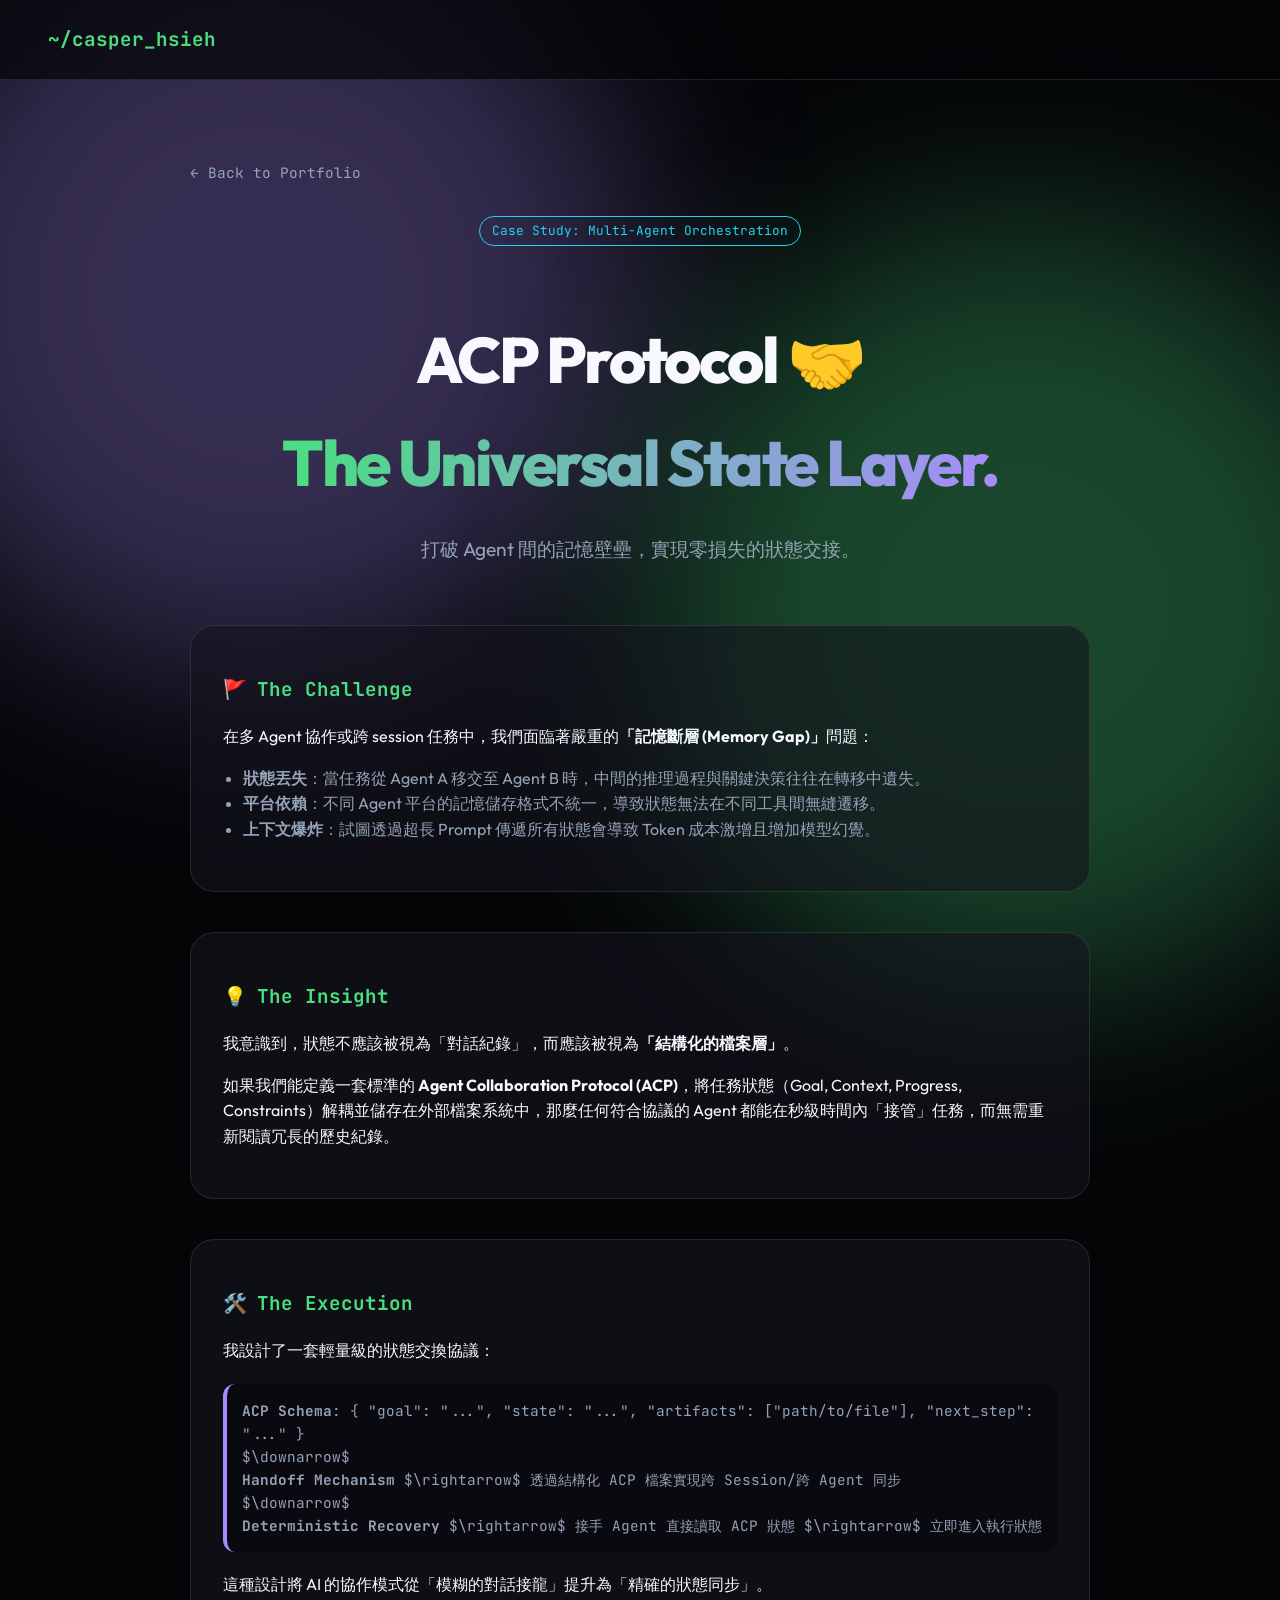
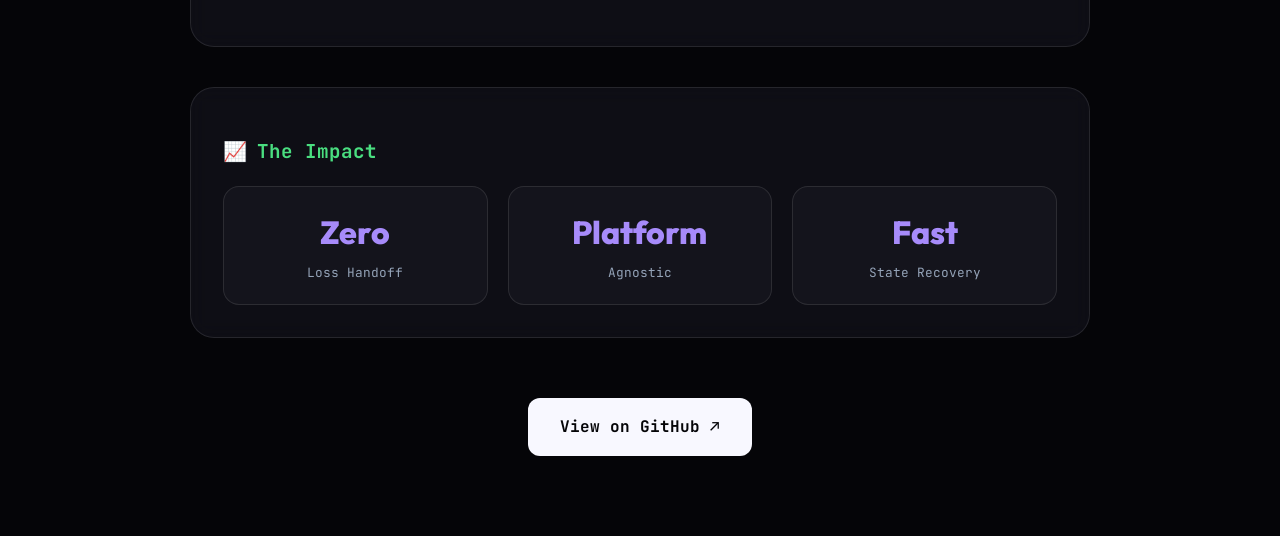
<file: projects/acp-protocol/index.html>
<!DOCTYPE html>
<html lang="zh-TW">
<head>
    <meta charset="UTF-8">
    <meta name="viewport" content="width=device-width, initial-scale=1.0">
    <title>ACP Protocol Case Study | Casper Hsieh</title>
    <link rel="preconnect" href="https://fonts.googleapis.com">
    <link href="https://fonts.googleapis.com/css2?family=Outfit:wght@300;400;600;800&family=JetBrains+Mono:wght@400;700&display=swap" rel="stylesheet">
    <link rel="stylesheet" href="../../css/common.css">
</head>
<body>
    <div class="glow-sphere glow-1"></div>
    <div class="glow-sphere glow-2"></div>

    <nav>
        <a href="../../index.html" class="logo">~/casper_hsieh</a>
    </nav>

    <div class="container">
        <a href="../../index.html" class="back-link">← Back to Portfolio</a>
        
        <header class="case-header">
            <div class="case-badge">Case Study: Multi-Agent Orchestration</div>
            <h1>ACP Protocol 🤝<br><span>The Universal State Layer.</span></h1>
            <p style="color: var(--text-muted); font-size: 1.2rem; max-width: 700px; margin: 0 auto 40px;">
                打破 Agent 間的記憶壁壘，實現零損失的狀態交接。
            </p>
        </header>

        <div class="section-box">
            <h2><span>🚩</span> The Challenge</h2>
            <p>在多 Agent 協作或跨 session 任務中，我們面臨著嚴重的<strong>「記憶斷層 (Memory Gap)」</strong>問題：</p>
            <ul style="margin-top: 15px; color: var(--text-muted); padding-left: 20px;">
                <li><strong>狀態丟失</strong>：當任務從 Agent A 移交至 Agent B 時，中間的推理過程與關鍵決策往往在轉移中遺失。</li>
                <li><strong>平台依賴</strong>：不同 Agent 平台的記憶儲存格式不統一，導致狀態無法在不同工具間無縫遷移。</li>
                <li><strong>上下文爆炸</strong>：試圖透過超長 Prompt 傳遞所有狀態會導致 Token 成本激增且增加模型幻覺。</li>
            </ul>
        </div>

        <div class="section-box">
            <h2><span>💡</span> The Insight</h2>
            <p>我意識到，狀態不應該被視為「對話紀錄」，而應該被視為<strong>「結構化的檔案層」</strong>。</p>
            <p style="margin-top: 15px;">如果我們能定義一套標準的 <strong>Agent Collaboration Protocol (ACP)</strong>，將任務狀態（Goal, Context, Progress, Constraints）解耦並儲存在外部檔案系統中，那麼任何符合協議的 Agent 都能在秒級時間內「接管」任務，而無需重新閱讀冗長的歷史紀錄。</p>
        </div>

        <div class="section-box">
            <h2><span>🛠️</span> The Execution</h2>
            <p>我設計了一套輕量級的狀態交換協議：</p>
            <div style="margin-top: 20px; font-family: 'JetBrains Mono', monospace; font-size: 0.9rem; color: var(--text-muted);">
                <div style="background: rgba(0,0,0,0.3); padding: 15px; border-radius: 12px; border-left: 4px solid var(--accent-purple);">
                    <strong>ACP Schema</strong>: 
                    { "goal": "...", "state": "...", "artifacts": ["path/to/file"], "next_step": "..." }<br>
                    $\downarrow$<br>
                    <strong>Handoff Mechanism</strong> $\rightarrow$ 透過結構化 ACP 檔案實現跨 Session/跨 Agent 同步<br>
                    $\downarrow$<br>
                    <strong>Deterministic Recovery</strong> $\rightarrow$ 接手 Agent 直接讀取 ACP 狀態 $\rightarrow$ 立即進入執行狀態
                </div>
            </div>
            <p style="margin-top: 20px;">這種設計將 AI 的協作模式從「模糊的對話接龍」提升為「精確的狀態同步」。</p>
        </div>

        <div class="section-box">
            <h2><span>📈</span> The Impact</h2>
            <div class="impact-grid">
                <div class="impact-card">
                    <span class="impact-value">Zero</span>
                    <span class="impact-label">Loss Handoff</span>
                </div>
                <div class="impact-card">
                    <span class="impact-value">Platform</span>
                    <span class="impact-label">Agnostic</span>
                </div>
                <div class="impact-card">
                    <span class="impact-value">Fast</span>
                    <span class="impact-label">State Recovery</span>
                </div>
            </div>
        </div>

        <div style="text-align: center; margin-top: 60px;">
            <a href="https://github.com/cheerhuan/ACP-Protocol" class="btn-primary">View on GitHub ↗</a>
        </div>
    </div>
</body>
</html>
</file>
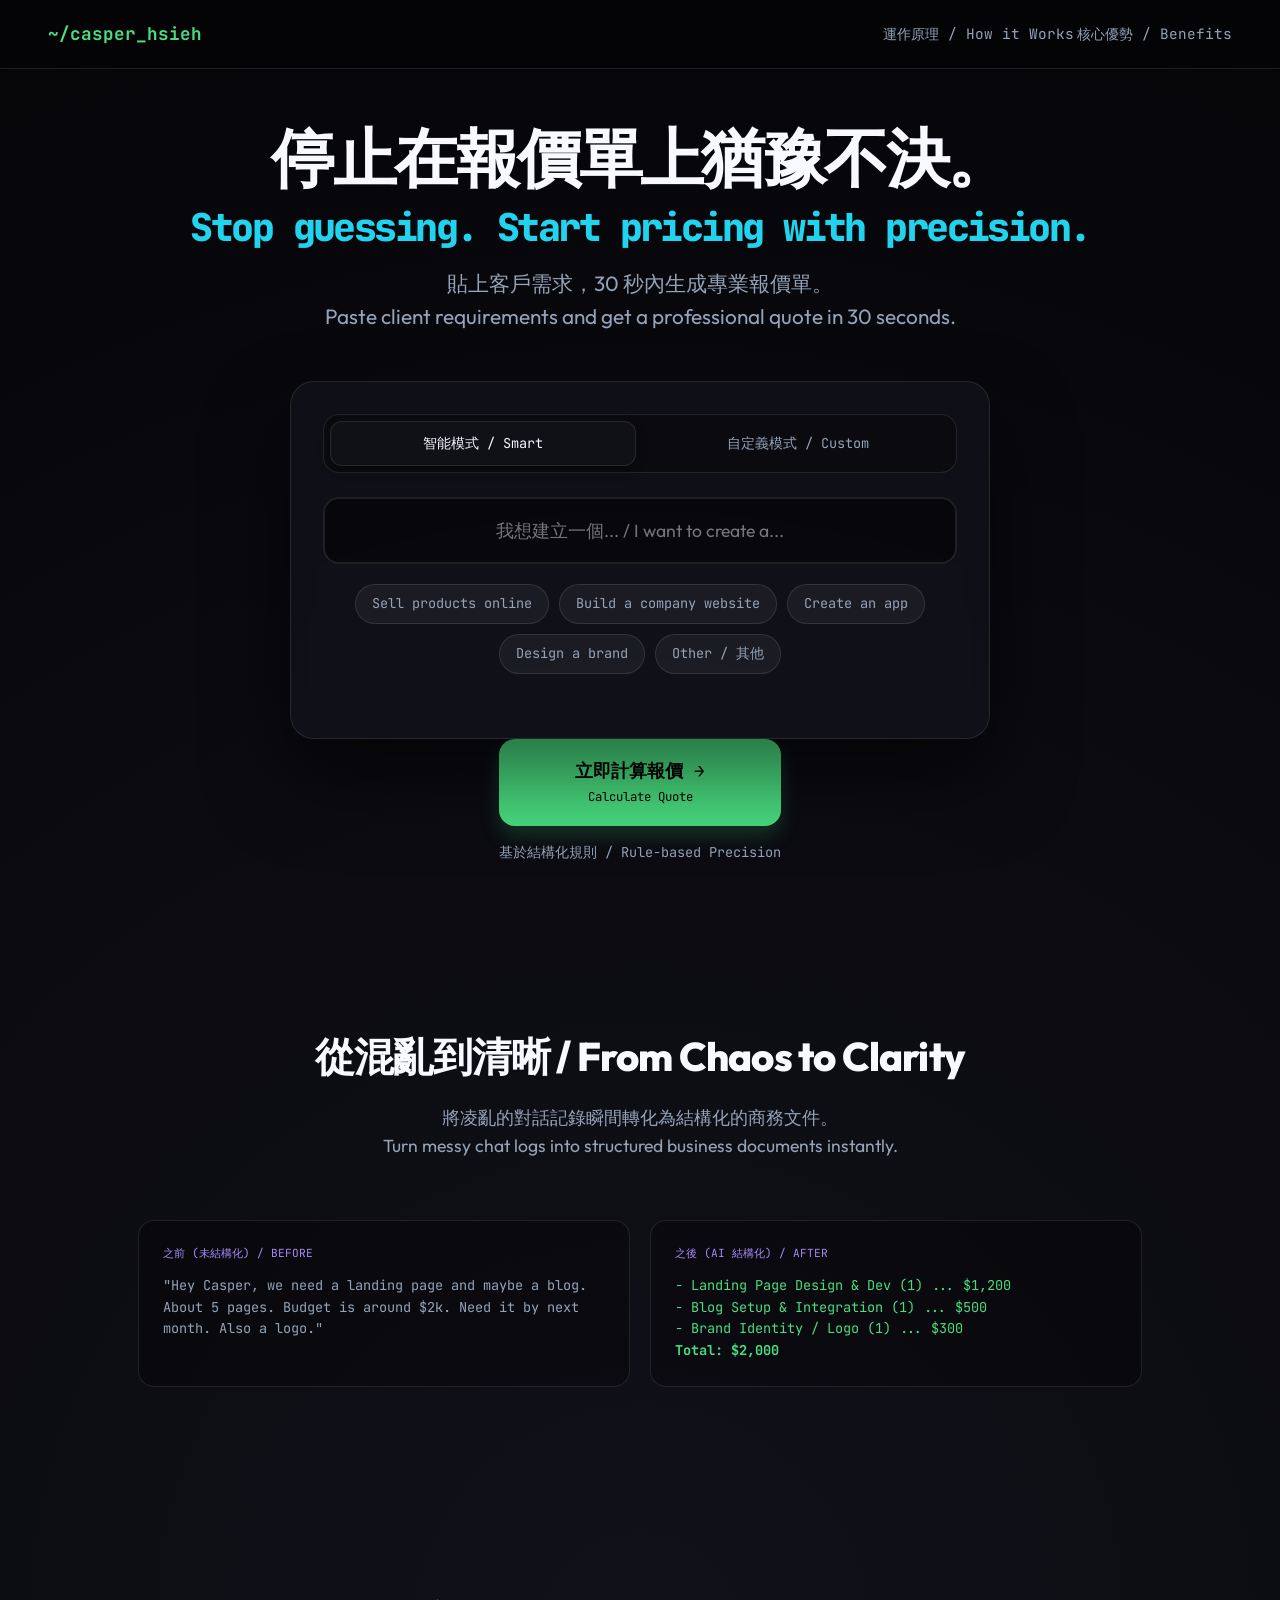
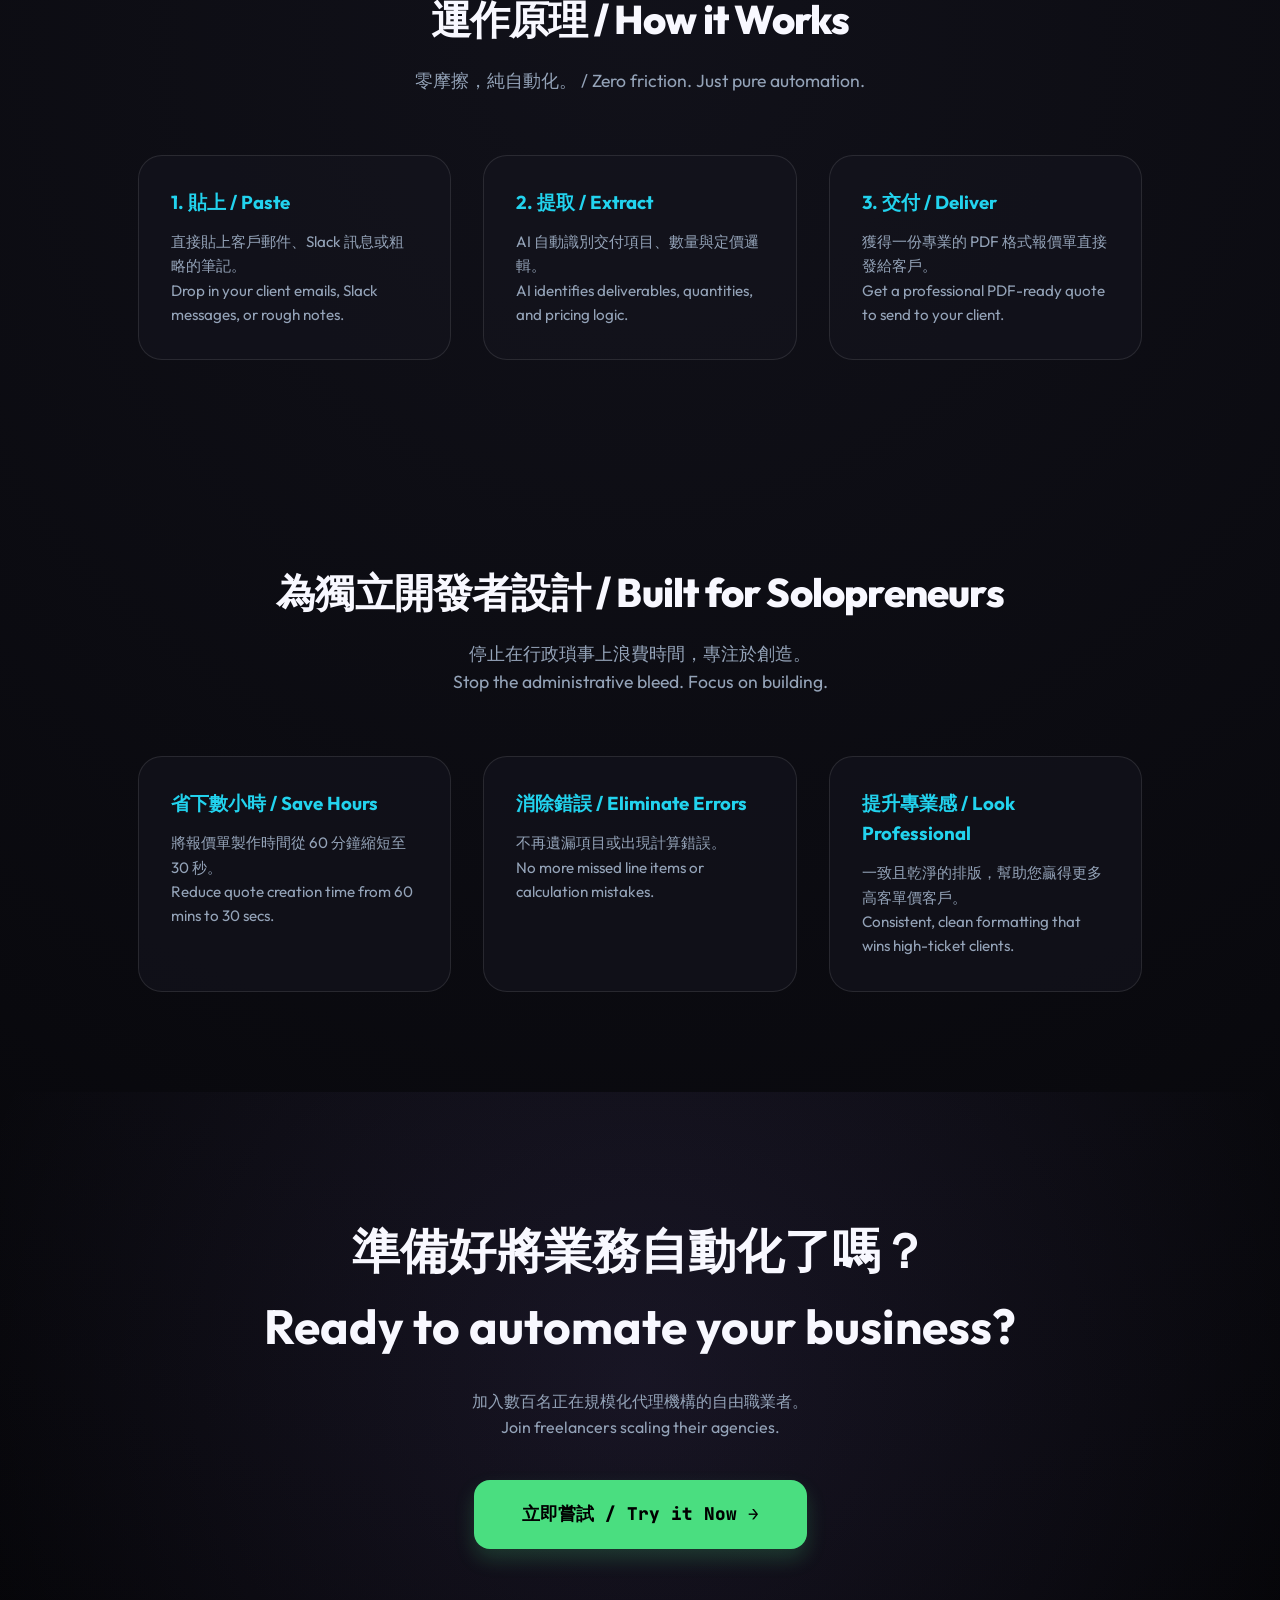
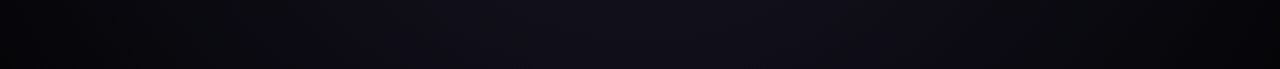
<file: projects/ai-quote-tool/index.html>
<!DOCTYPE html>
<html lang="zh-TW">
<head>
    <meta charset="UTF-8">
    <meta name="viewport" content="width=device-width, initial-scale=1.0">
    <title>Smart Quote Engine | 結構化定價系統</title>
    <link href="https://fonts.googleapis.com/css2?family=Outfit:wght@300;400;600;800&family=JetBrains+Mono:wght@400;700&display=swap" rel="stylesheet">
    <style>
        :root {
            --bg: #050508;
            --card-bg: rgba(20, 20, 30, 0.6);
            --accent-green: #4ade80;
            --accent-purple: #a78bfa;
            --accent-cyan: #22d3ee;
            --text-main: #f8f8ff;
            --text-muted: #94a3b8;
            --border: rgba(255, 255, 255, 0.1);
            --glow: radial-gradient(circle at 50% 50%, rgba(167, 139, 250, 0.15), transparent 70%);
        }

        * { box-sizing: border-box; margin: 0; padding: 0; }
        body { 
            background-color: var(--bg); 
            background-image: radial-gradient(circle at 50% 50%, rgba(20, 20, 30, 0.8), var(--bg));
            color: var(--text-main); 
            font-family: 'Outfit', 'Noto Sans TC', sans-serif; 
            line-height: 1.6;
            overflow-x: hidden;
        }

        /* --- Navigation --- */
        nav {
            position: fixed; top: 0; width: 100%; padding: 20px 48px;
            display: flex; justify-content: space-between; align-items: center;
            z-index: 1000; backdrop-filter: blur(20px); background: rgba(5, 5, 8, 0.7);
            border-bottom: 1px solid var(--border);
        }
        .logo {
            font-family: 'JetBrains Mono', monospace; font-weight: 700; color: var(--accent-green);
            text-decoration: none; font-size: 1.1rem;
        }
        .nav-links a { 
            color: var(--text-muted); text-decoration: none; font-size: 0.9rem; 
            transition: 0.3s; font-family: 'JetBrains Mono', monospace;
        }
        .nav-links a:hover { color: var(--text-main); }

        /* --- Hero Section --- */
        .hero {
            min-height: 100vh; display: flex; flex-direction: column;
            justify-content: center; align-items: center; text-align: center;
            padding: 120px 24px 60px; position: relative;
        }
        .hero-headline {
            font-size: clamp(2rem, 7vw, 4rem); font-weight: 800; line-height: 1.2;
            margin-bottom: 16px; letter-spacing: -0.04em; max-width: 900px;
        }
        .hero-headline span { display: block; font-size: 0.6em; color: var(--accent-cyan); margin-top: 8px; font-family: 'JetBrains Mono', monospace; }
        .hero-sub {
            font-size: clamp(1rem, 2.5vw, 1.3rem); color: var(--text-muted);
            max-width: 650px; margin-bottom: 48px;
        }

        /* --- Interactive Tool Area --- */
        .tool-container {
            width: 100%; max-width: 700px; 
            background: var(--card-bg); border: 1px solid var(--border);
            border-radius: 24px; padding: 32px; backdrop-filter: blur(10px);
            box-shadow: 0 40px 80px rgba(0,0,0,0.5);
            transition: 0.4s cubic-bezier(0.23, 1, 0.32, 1);
        }
        .tool-container:focus-within { border-color: var(--accent-purple); box-shadow: 0 0 30px rgba(167, 139, 250, 0.15); }

        textarea {
            width: 100%; height: 180px; background: rgba(0,0,0,0.4); border: 1px solid var(--border);
            border-radius: 16px; padding: 20px; color: var(--text-main);
            font-family: 'JetBrains Mono', 'Noto Sans TC', sans-serif; font-size: 1rem; resize: none;
            margin-bottom: 24px; transition: 0.3s;
        }
        .goal-section { margin-bottom: 32px; text-align: center; }
        .goal-input-wrapper { position: relative; margin-bottom: 20px; }
        .goal-input { 
            width: 100%; padding: 20px; background: rgba(0,0,0,0.5); border: 2px solid var(--border); 
            border-radius: 16px; color: var(--text-main); font-size: 1.1rem; font-family: 'Outfit', sans-serif;
            transition: 0.3s; text-align: center;
        }
        .goal-input:focus { outline: none; border-color: var(--accent-purple); box-shadow: 0 0 20px rgba(167, 139, 250, 0.2); }
        
        .goal-pills { display: flex; flex-wrap: wrap; gap: 10px; justify-content: center; margin-bottom: 32px; }
        .goal-pill { 
            padding: 8px 16px; background: rgba(255,255,255,0.05); border: 1px solid var(--border); 
            border-radius: 100px; color: var(--text-muted); font-size: 0.85rem; cursor: pointer; 
            transition: 0.3s; font-family: 'JetBrains Mono', monospace;
        }
        .goal-pill:hover { background: var(--accent-purple); color: #fff; border-color: var(--accent-purple); }
        
        .suggestion-badge { 
            display: inline-block; padding: 2px 8px; background: var(--accent-purple); 
            color: #fff; border-radius: 4px; font-size: 0.7rem; margin-left: 8px; 
            vertical-align: middle; font-family: 'JetBrains Mono', monospace;
        }
        
        .refine-section { 
            border-top: 1px solid var(--border); padding-top: 24px; margin-top: 24px;
            animation: fadeIn 0.5s ease;
        }

        .cta-group { display: flex; flex-direction: column; align-items: center; gap: 16px; }
        .btn-generate {
            width: 100%; padding: 20px; border-radius: 16px; border: none;
            background: var(--accent-green); color: #000; font-weight: 800;
            font-family: 'JetBrains Mono', 'Noto Sans TC', sans-serif; font-size: 1.1rem; cursor: pointer; 
            transition: 0.3s; box-shadow: 0 10px 20px rgba(74, 222, 128, 0.2);
        }
        .btn-generate:hover { transform: translateY(-3px); background: #5dfa9a; box-shadow: 0 15px 30px rgba(74, 222, 128, 0.4); }
        .btn-generate:disabled { background: var(--text-muted); opacity: 0.6; cursor: not-allowed; transform: none; }
        
        .microcopy { font-size: 0.85rem; color: var(--text-muted); font-family: 'JetBrains Mono', monospace; }

        /* --- Results Area --- */
        #result-section {
            max-width: 800px; margin: 40px auto; padding: 0 24px; display: none;
            animation: fadeInUp 0.6s ease-out forwards;
        }
        @keyframes fadeInUp { from { opacity: 0; transform: translateY(30px); } to { opacity: 1; transform: translateY(0); } }

        /* --- Pricing Tiers --- */
        .tiers-container { display: grid; grid-template-columns: repeat(auto-fit, minmax(240px, 1fr)); gap: 20px; margin-bottom: 30px; }
        .tier-card { 
            background: #fff; color: #333; border-radius: 12px; padding: 24px; 
            border: 2px solid #eee; transition: 0.3s; display: flex; flex-direction: column;
        }
        .tier-card.featured { border-color: var(--accent-green); transform: scale(1.05); box-shadow: 0 10px 30px rgba(0,0,0,0.1); }
        .tier-name { font-weight: 800; font-size: 1.1rem; text-align: center; margin-bottom: 10px; }
        .tier-price { font-size: 2rem; font-weight: 800; text-align: center; margin-bottom: 20px; color: #000; }
        .tier-features { font-size: 0.85rem; list-style: none; padding: 0; margin-bottom: 20px; flex-grow: 1; }
        .tier-features li { margin-bottom: 8px; padding-left: 20px; position: relative; }
        .tier-features li::before { content: '✓'; position: absolute; left: 0; color: var(--accent-green); font-weight: bold; }
        
        .market-indicator { 
            background: rgba(167, 139, 250, 0.1); border: 1px solid var(--border); 
            padding: 16px; border-radius: 12px; text-align: center; margin-bottom: 30px;
            font-family: 'JetBrains Mono', monospace; font-size: 0.9rem;
        }
        .market-range { color: var(--accent-cyan); font-weight: bold; }

        .negotiation-box { display: flex; flex-wrap: wrap; gap: 10px; justify-content: center; margin-top: 30px; }
        .btn-neg { 
            background: var(--card-bg); color: var(--text-main); border: 1px solid var(--border);
            padding: 10px 16px; border-radius: 8px; cursor: pointer; font-size: 0.85rem; transition: 0.2s;
        }
        /* --- Tab System --- */
        .tab-switcher { display: flex; gap: 10px; margin-bottom: 24px; background: rgba(0,0,0,0.3); padding: 6px; border-radius: 16px; border: 1px solid var(--border); }
        .tab-btn { 
            flex: 1; padding: 12px; border: none; border-radius: 12px; background: transparent; 
            color: var(--text-muted); font-family: 'JetBrains Mono', monospace; font-size: 0.85rem; 
            cursor: pointer; transition: 0.3s; 
        }
        .tab-btn.active { background: var(--card-bg); color: var(--text-main); box-shadow: 0 4px 12px rgba(0,0,0,0.3); border: 1px solid var(--border); }
        
        .mode-panel { display: none; animation: fadeIn 0.3s ease; }
        .mode-panel.active { display: block; }
        @keyframes fadeIn { from { opacity: 0; transform: translateY(5px); } to { opacity: 1; transform: translateY(0); } }

        /* --- Custom Mode Elements --- */
        .custom-item-row { display: grid; grid-template-columns: 2fr 1fr 1fr 40px; gap: 10px; margin-bottom: 12px; align-items: center; }
        .btn-remove { background: rgba(239, 68, 68, 0.2); color: #ef4444; border: 1px solid rgba(239, 68, 68, 0.3); border-radius: 8px; width: 32px; height: 32px; cursor: pointer; transition: 0.2s; }
        .btn-remove:hover { background: #ef4444; color: #fff; }
        .btn-add { 
            width: 100%; padding: 12px; background: transparent; border: 1px dashed var(--border); 
            color: var(--text-muted); border-radius: 12px; cursor: pointer; transition: 0.3s; 
            font-family: 'JetBrains Mono', monospace; font-size: 0.85rem; margin-bottom: 24px;
        }
        .btn-add:hover { border-color: var(--accent-green); color: var(--accent-green); }
        
        .suggestion-popover { 
            position: absolute; background: var(--card-bg); border: 1px solid var(--accent-purple); 
            border-radius: 8px; z-index: 1000; box-shadow: 0 10px 20px rgba(0,0,0,0.5); 
            font-size: 0.8rem; overflow: hidden;
        }
        .suggestion-item { padding: 8px 12px; cursor: pointer; transition: 0.2s; border-bottom: 1px solid var(--border); }
        .suggestion-item:hover { background: rgba(167, 139, 250, 0.2); color: var(--accent-cyan); }
        .pdf-controls {
            display: flex; justify-content: flex-end; margin-bottom: 16px; gap: 12px;
        }
        .btn-copy {
            background: var(--card-bg); color: var(--text-main); border: 1px solid var(--border);
            padding: 8px 16px; border-radius: 8px; cursor: pointer; font-family: 'JetBrains Mono', monospace; font-size: 0.8rem;
        }

        /* --- Content Sections --- */
        .section { padding: 100px 48px; max-width: 1100px; margin: 0 auto; }
        .section-header { text-align: center; margin-bottom: 60px; }
        .section-header h2 { font-size: 2.5rem; font-weight: 800; margin-bottom: 16px; letter-spacing: -0.02em; }
        .section-header p { color: var(--text-muted); font-size: 1.1rem; max-width: 600px; margin: 0 auto; }

        .grid { display: grid; grid-template-columns: repeat(auto-fit, minmax(300px, 1fr)); gap: 32px; }
        .card { 
            background: var(--card-bg); border: 1px solid var(--border); 
            border-radius: 24px; padding: 32px; transition: 0.3s; 
        }
        .card:hover { border-color: var(--accent-purple); background: rgba(30, 30, 45, 0.8); }
        .card h3 { margin-bottom: 12px; color: var(--accent-cyan); }
        .card p { color: var(--text-muted); font-size: 0.95rem; }

        /* --- Demo Section --- */
        .demo-box {
            display: grid; grid-template-columns: 1fr 1fr; gap: 20px; margin-top: 40px;
        }
        .demo-item {
            background: rgba(0,0,0,0.3); border: 1px solid var(--border); border-radius: 16px; padding: 24px;
        }
        .demo-label { font-family: 'JetBrains Mono', monospace; font-size: 0.7rem; color: var(--accent-purple); margin-bottom: 12px; text-transform: uppercase; }

        /* --- Loading State --- */
        .loading-overlay {
            position: fixed; top: 0; left: 0; width: 100%; height: 100%; 
            background: rgba(5,5,8,0.9); z-index: 2000; display: none; 
            justify-content: center; align-items: center; flex-direction: column;
        }
        .spinner {
            width: 50px; height: 50px; border: 4px solid var(--border);
            border-top: 4px solid var(--accent-green); border-radius: 50%;
            animation: spin 1s linear infinite; margin-bottom: 20px;
        }
        @keyframes spin { 100% { transform: rotate(360deg); } }

        /* --- Final CTA --- */
        .final-cta {
            text-align: center; padding: 120px 24px; background: radial-gradient(circle at center, rgba(167, 139, 250, 0.1), transparent);
        }
        .final-cta h2 { font-size: 3rem; margin-bottom: 24px; }

        @media (max-width: 768px) {
            nav { padding: 20px; }
            .hero { padding-top: 100px; }
            .demo-box { grid-template-columns: 1fr; }
            .section { padding: 60px 24px; }
        }
    </style>
</head>
<body>

    <nav>
        <a href="../../index.html" class="logo">~/casper_hsieh</a>
        <div class="nav-links">
            <a href="#how-it-works">運作原理 / How it Works</a>
            <a href="#benefits">核心優勢 / Benefits</a>
        </div>
    </nav>

    <section class="hero">
        <h1 class="hero-headline">
            停止在報價單上猶豫不決。<br>
            <span>Stop guessing. Start pricing with precision.</span>
        </h1>
        <p class="hero-sub">貼上客戶需求，30 秒內生成專業報價單。<br>Paste client requirements and get a professional quote in 30 seconds.</p>
        
        <div class="tool-container">
            <div class="tab-switcher">
                <button class="tab-btn active" onclick="switchMode('smart')">智能模式 / Smart</button>
                <button class="tab-btn" onclick="switchMode('custom')">自定義模式 / Custom</button>
            </div>

                        <div id="mode-smart" class="mode-panel active">
                <div class="goal-section">
                    <div class="goal-input-wrapper">
                        <input type="text" id="goal-input" class="goal-input" placeholder="我想建立一個... / I want to create a..." oninput="inferStructure(this.value)">
                    </div>
                    <div class="goal-pills" id="goal-pills">
                        <div class="goal-pill" onclick="setGoal('Sell products online')">Sell products online</div>
                        <div class="goal-pill" onclick="setGoal('Build a company website')">Build a company website</div>
                        <div class="goal-pill" onclick="setGoal('Create an app')">Create an app</div>
                        <div class="goal-pill" onclick="setGoal('Design a brand')">Design a brand</div>
                        <div class="goal-pill" onclick="setGoal('')">Other / 其他</div>
                    </div>
                </div>

                <div id="refine-section" class="refine-section" style="display: none;">
                    <div class="form-group">
                        <label class="form-label">建議專案類型 / Suggested Type <span id="type-badge" class="suggestion-badge">AI Suggested</span></label>
                        <select id="project-type">
                            <option value="landing">Landing Page (單頁落地頁)</option>
                            <option value="corporate">Corporate Website (企業官網)</option>
                            <option value="ecommerce">E-commerce (電商平台)</option>
                            <option value="saas">SaaS Product (軟體服務)</option>
                        </select>
                    </div>

                    <div class="form-group">
                        <label class="form-label">複雜程度 / Complexity</label>
                        <select id="complexity">
                            <option value="1">Simple (基礎 / 快速交付)</option>
                            <option value="1.5">Medium (標準 / 定製化)</option>
                            <option value="2">Complex (高級 / 深度開發)</option>
                        </select>
                    </div>

                    <div class="form-group">
                        <label class="form-label">預計頁數 / Estimated Pages</label>
                        <input type="number" id="page-count" value="1" min="1">
                    </div>

                    <div class="form-group">
                        <label class="form-label">建議功能模組 / Suggested Features</label>
                        <div class="checkbox-group" id="feature-list">
                            <!-- Features injected by JS -->
                        </div>
                    </div>
                </div>
            </div>
            </div>

            <div id="mode-custom" class="mode-panel">
                <div class="form-group">
                    <label class="form-label">項目明細 / Line Items</label>
                    <div id="custom-items-container">
                        <!-- Custom rows injected by JS -->
                    </div>
                    <button class="btn-add" onclick="addCustomRow()">+ 新增項目 / Add Item</button>
                </div>
            </div>

            <div class="cta-group">
                <button class="btn-generate" id="gen-btn" onclick="generate()">立即計算報價 &rarr; <br><span style="font-size: 0.7em; font-weight: 400;">Calculate Quote</span></button>
                <span class="microcopy">基於結構化規則 / Rule-based Precision</span>
            </div>
        </div>
    </section>

    <div id="result-section">
        <div class="market-indicator" id="market-info">
            <!-- Market range injected by JS -->
        </div>

        <div class="tiers-container" id="tiers-container">
            <!-- Tiers injected by JS -->
        </div>

        <div class="pdf-controls">
            <button class="btn-copy" onclick="copyResult()">複製內容 / Copy</button>
            <button class="btn-copy" onclick="window.print()">下載 PDF / Download</button>
        </div>
        <div class="mock-pdf">
            <div style="display: flex; justify-content: space-between; border-bottom: 2px solid #000; padding-bottom: 10px; margin-bottom: 20px;">
                <span style="font-weight: bold; font-size: 1.2rem;">報價單 / QUOTATION</span>
                <span style="font-size: 0.8rem;">日期 / Date: <span id="res-date"></span></span>
            </div>
            <div style="margin-bottom: 20px;">
                <div style="font-weight: bold;">客戶 / Bill To:</div>
                <div id="res-customer">正在識別客戶 / Detecting customer...</div>
            </div>
            <table style="width: 100%; border-collapse: collapse; margin-bottom: 20px;">
                <thead>
                    <tr style="border-bottom: 1px solid #ddd; text-align: left; font-size: 0.8rem;">
                        <th>項目 / Description</th>
                        <th>數量 / Qty</th>
                        <th>單價 / Price</th>
                        <th>小計 / Total</th>
                    </tr>
                </thead>
                <tbody id="res-items">
                    <!-- Generated Items -->
                </tbody>
            </table>
            <div style="text-align: right; font-weight: bold; font-size: 1.1rem;">
                總計 / Grand Total: $<span id="res-total">0.00</span>
            </div>
        </div>

        <div class="negotiation-box" id="neg-box">
            <!-- Negotiation buttons injected by JS -->
        </div>
    </div>

    <section class="section" id="demo">
        <div class="section-header">
            <h2>從混亂到清晰 / From Chaos to Clarity</h2>
            <p>將凌亂的對話記錄瞬間轉化為結構化的商務文件。<br>Turn messy chat logs into structured business documents instantly.</p>
        </div>
        <div class="demo-box">
            <div class="demo-item">
                <div class="demo-label">之前 (未結構化) / Before</div>
                <p style="font-family: 'JetBrains Mono', monospace; font-size: 0.85rem; color: var(--text-muted);">
                    "Hey Casper, we need a landing page and maybe a blog. About 5 pages. Budget is around $2k. Need it by next month. Also a logo."
                </p>
            </div>
            <div class="demo-item">
                <div class="demo-label">之後 (AI 結構化) / After</div>
                <p style="font-family: 'JetBrains Mono', monospace; font-size: 0.85rem; color: var(--accent-green);">
                    - Landing Page Design & Dev (1) ... $1,200<br>
                    - Blog Setup & Integration (1) ... $500<br>
                    - Brand Identity / Logo (1) ... $300<br>
                    <strong>Total: $2,000</strong>
                </p>
            </div>
        </div>
    </section>

    <section class="section" id="how-it-works">
        <div class="section-header">
            <h2>運作原理 / How it Works</h2>
            <p>零摩擦，純自動化。 / Zero friction. Just pure automation.</p>
        </div>
        <div class="grid">
            <div class="card">
                <h3>1. 貼上 / Paste</h3>
                <p>直接貼上客戶郵件、Slack 訊息或粗略的筆記。<br>Drop in your client emails, Slack messages, or rough notes.</p>
            </div>
            <div class="card">
                <h3>2. 提取 / Extract</h3>
                <p>AI 自動識別交付項目、數量與定價邏輯。<br>AI identifies deliverables, quantities, and pricing logic.</p>
            </div>
            <div class="card">
                <h3>3. 交付 / Deliver</h3>
                <p>獲得一份專業的 PDF 格式報價單直接發給客戶。<br>Get a professional PDF-ready quote to send to your client.</p>
            </div>
        </div>
    </section>

    <section class="section" id="benefits">
        <div class="section-header">
            <h2>為獨立開發者設計 / Built for Solopreneurs</h2>
            <p>停止在行政瑣事上浪費時間，專注於創造。<br>Stop the administrative bleed. Focus on building.</p>
        </div>
        <div class="grid">
            <div class="card">
                <h3>省下數小時 / Save Hours</h3>
                <p>將報價單製作時間從 60 分鐘縮短至 30 秒。<br>Reduce quote creation time from 60 mins to 30 secs.</p>
            </div>
            <div class="card">
                <h3>消除錯誤 / Eliminate Errors</h3>
                <p>不再遺漏項目或出現計算錯誤。<br>No more missed line items or calculation mistakes.</p>
            </div>
            <div class="card">
                <h3>提升專業感 / Look Professional</h3>
                <p>一致且乾淨的排版，幫助您贏得更多高客單價客戶。<br>Consistent, clean formatting that wins high-ticket clients.</p>
            </div>
        </div>
    </section>

    <section class="final-cta">
        <h2>準備好將業務自動化了嗎？<br><span>Ready to automate your business?</span></h2>
        <p style="color: var(--text-muted); margin-bottom: 40px;">加入數百名正在規模化代理機構的自由職業者。<br>Join freelancers scaling their agencies.</p>
        <a href="#top" class="btn-generate" style="text-decoration: none; display: inline-block; width: auto; padding: 20px 48px;">立即嘗試 / Try it Now &rarr;</a>
    </section>

    <div class="loading-overlay" id="loader">
        <div class="spinner"></div>
        <p id="loader-text" style="font-family: 'JetBrains Mono', monospace; text-align: center;">分析需求中...<br>Analyzing requirements...</p>
    </div>

    <script>
        const PRICING_RULES = {
            basePrices: {
                landing: 800,
                corporate: 2000,
                ecommerce: 4000,
                saas: 6000
            },
            features: [
                { id: 'auth', name: '用戶系統 / Auth', price: 600 },
                { id: 'payment', name: '支付整合 / Payment', price: 1000 },
                { id: 'admin', name: '管理後台 / Admin Panel', price: 1500 },
                { id: 'blog', name: '部落格系統 / Blog', price: 500 },
                { id: 'seo', name: 'SEO 優化 / SEO', price: 400 },
                { id: 'multilang', name: '多國語言 / i18n', price: 800 }
            ],
            pageRate: 200
        };

        const GOAL_MAPPING = {
            'Sell products online': { type: 'ecommerce', features: ['payment', 'auth', 'admin'] },
            'Build a company website': { type: 'corporate', features: ['blog', 'seo'] },
            'Create an app': { type: 'saas', features: ['auth', 'payment', 'admin'] },
            'Design a brand': { type: 'landing', features: ['seo'] }
        };

        let activeInput = null;

        function setGoal(goal) {
            const input = document.getElementById('goal-input');
            input.value = goal;
            inferStructure(goal);
        }

        function inferStructure(text) {
            const val = text.toLowerCase();
            const refineSection = document.getElementById('refine-section');
            if (!val) { refineSection.style.display = 'none'; return; }
            
            refineSection.style.display = 'block';
            
            let suggestedType = 'landing';
            if (val.includes('shop') || val.includes('store') || val.includes('sell') || val.includes('ecommerce')) suggestedType = 'ecommerce';
            else if (val.includes('app') || val.includes('saas') || val.includes('software')) suggestedType = 'saas';
            else if (val.includes('company') || val.includes('corporate') || val.includes('business')) suggestedType = 'corporate';
            
            document.getElementById('project-type').value = suggestedType;

            const checkboxes = document.querySelectorAll('.feature-checkbox');
            checkboxes.forEach(cb => {
                const feature = PRICING_RULES.features.find(f => f.id === cb.value);
                if (feature && (val.includes(feature.name.toLowerCase()) || val.includes(feature.id))) {
                    cb.checked = true;
                }
            });

            for (const [goal, mapping] of Object.entries(GOAL_MAPPING)) {
                if (text === goal) {
                    document.getElementById('project-type').value = mapping.type;
                    checkboxes.forEach(cb => {
                        cb.checked = mapping.features.includes(cb.value);
                    });
                    break;
                }
            }
        }

        function switchMode(mode) {
            document.querySelectorAll('.tab-btn').forEach(btn => {
                btn.classList.toggle('active', btn.innerText.toLowerCase().includes(mode));
            });
            document.querySelectorAll('.mode-panel').forEach(panel => {
                panel.classList.toggle('active', panel.id === `mode-${mode}`);
            });
            if (mode === 'custom') syncSmartToCustom();
        }

        function addCustomRow(name = '', price = '', qty = 1) {
            const container = document.getElementById('custom-items-container');
            const row = document.createElement('div');
            row.className = 'custom-item-row';
            row.innerHTML = `
                <input type="text" placeholder="項目名稱 / Item Name" class="custom-name" value="${name}" oninput="handleSuggestion(event)">
                <input type="number" placeholder="單價 / Price" class="custom-price" value="${price}">
                <input type="number" placeholder="數量 / Qty" class="custom-qty" value="${qty}">
                <button class="btn-remove" onclick="this.parentElement.remove()">×</button>
            `;
            container.appendChild(row);
        }

        function handleSuggestion(e) {
            activeInput = e.target;
            const val = activeInput.value.toLowerCase();
            if (!val) { hideSuggestions(); return; }

            const matches = PRICING_RULES.features.filter(f => 
                f.name.toLowerCase().includes(val)
            );

            if (matches.length === 0) { hideSuggestions(); return; }

            const popover = document.getElementById('suggestion-popover') || createSuggestionPopover();
            const rect = activeInput.getBoundingClientRect();
            popover.style.top = `${rect.bottom + window.scrollY}px`;
            popover.style.left = `${rect.left + window.scrollX}px`;
            popover.style.display = 'block';

            popover.innerHTML = matches.map(m => `
                <div class="suggestion-item" onclick="applySuggestion('${m.name}', ${m.price})">
                    ${m.name} <span style="color: var(--accent-green); float: right;">$${m.price}</span>
                </div>
            `).join('');
        }

        function applySuggestion(name, price) {
            if (activeInput) {
                activeInput.value = name;
                const row = activeInput.parentElement;
                row.querySelector('.custom-price').value = price;
            }
            hideSuggestions();
        }

        function createSuggestionPopover() {
            const pop = document.createElement('div');
            pop.id = 'suggestion-popover';
            pop.className = 'suggestion-popover';
            document.body.appendChild(pop);
            return pop;
        }

        function hideSuggestions() {
            const pop = document.getElementById('suggestion-popover');
            if (pop) pop.style.display = 'none';
        }

        function syncSmartToCustom() {
            const type = document.getElementById('project-type').value;
            const base = PRICING_RULES.basePrices[type];
            const pages = parseInt(document.getElementById('page-count').value) || 1;
            const selectedFeatures = Array.from(document.querySelectorAll('.feature-checkbox:checked'))
                .map(cb => PRICING_RULES.features.find(f => f.id === cb.value));

            const items = [{ name: `${type.toUpperCase()} 基礎方案`, price: base, qty: 1 }];
            if (pages > 1) items.push({ name: `額外頁面 (${pages-1}頁)`, price: PRICING_RULES.pageRate, qty: pages - 1 });
            selectedFeatures.forEach(f => items.push({ name: f.name, price: f.price, qty: 1 }));

            const container = document.getElementById('custom-items-container');
            container.innerHTML = '';
            items.forEach(item => addCustomRow(item.name, item.price, item.qty));
        }

        function generate() {
            const mode = document.querySelector('.tab-btn.active').innerText.toLowerCase().includes('smart') ? 'smart' : 'custom';
            let finalItems = [];
            let total = 0;
            let basePrice = 0;

            if (mode === 'smart') {
                const type = document.getElementById('project-type').value;
                const complexity = parseFloat(document.getElementById('complexity').value);
                const pages = parseInt(document.getElementById('page-count').value) || 1;
                const selectedFeatures = Array.from(document.querySelectorAll('.feature-checkbox:checked'))
                    .map(cb => PRICING_RULES.features.find(f => f.id === cb.value));

                basePrice = PRICING_RULES.basePrices[type];
                const pageCost = (pages - 1) * PRICING_RULES.pageRate;
                const featureCost = selectedFeatures.reduce((sum, f) => sum + f.price, 0);
                
                finalItems = [{ name: `${type.toUpperCase()} 基礎方案`, price: basePrice, qty: 1 }];
                if (pages > 1) finalItems.push({ name: `額外頁面 (${pages-1}頁)`, price: PRICING_RULES.pageRate, qty: pages - 1 });
                selectedFeatures.forEach(f => finalItems.push({ name: f.name, price: f.price, qty: 1 }));
                
                total = (basePrice + pageCost + featureCost) * complexity;
            } else {
                const rows = document.querySelectorAll('.custom-item-row');
                rows.forEach(row => {
                    const name = row.querySelector('.custom-name').value;
                    const price = parseFloat(row.querySelector('.custom-price').value) || 0;
                    const qty = parseInt(row.querySelector('.custom-qty').value) || 0;
                    if (name) finalItems.push({ name, price, qty });
                });
                total = finalItems.reduce((sum, item) => sum + (item.price * item.qty), 0);
                basePrice = finalItems[0] ? finalItems[0].price : 0;
            }

            const btn = document.getElementById('gen-btn');
            const loader = document.getElementById('loader');
            const loaderText = document.getElementById('loader-text');
            const resultSection = document.getElementById('result-section');

            btn.disabled = true;
            loader.style.display = 'flex';
            
            const states = ["分析項目明細...", "校驗價格邏輯...", "生成權威報價單..."];
            let step = 0;
            const interval = setInterval(() => {
                loaderText.innerHTML = states[step];
                step++;
                if (step >= states.length) clearInterval(interval);
            }, 400);

            setTimeout(() => {
                loader.style.display = 'none';
                btn.disabled = false;
                resultSection.style.display = 'block';
                
                const marketMin = basePrice * 0.7;
                const marketMax = (basePrice + 2000) * 1.5;
                document.getElementById('market-info').innerHTML = `
                    市場參考價格區間 / Market Price Range: 
                    <span class="market-range">$${marketMin.toLocaleString()} - $${marketMax.toLocaleString()}</span>
                `;

                const tiers = [
                    { name: 'Basic', price: total * 0.8, feat: ['基礎交付', '標準支持'], color: '' },
                    { name: 'Standard', price: total, feat: ['完整功能', '優先交付'], color: 'featured' },
                    { name: 'Premium', price: total * 1.2, feat: ['全案優化', '年度維護'], color: '' },
                ];
                document.getElementById('tiers-container').innerHTML = tiers.map(t => `
                    <div class="tier-card ${t.color}">
                        <div class="tier-name">${t.name}</div>
                        <div class="tier-price">$${t.price.toLocaleString(undefined, {maximumFractionDigits: 0})}</div>
                        <ul class="tier-features">${t.feat.map(f => `<li>${f}</li>`).join('')}</ul>
                    </div>
                `).join('');

                document.getElementById('res-date').innerText = new Date().toISOString().split('T')[0];
                document.getElementById('res-customer').innerText = mode === 'smart' ? "結構化定價 / Structured Pricing" : "自定義定價 / Custom Pricing";
                document.getElementById('res-total').innerText = total.toLocaleString(undefined, {minimumFractionDigits: 2});
                
                let itemsHtml = finalItems.map(item => `
                    <tr style="border-bottom: 1px solid #eee;"><td style="padding: 8px 0;">${item.name}</td><td>${item.qty}</td><td>${item.price}</td><td>${(item.price * item.qty).toFixed(2)}</td></tr>
                `).join('');
                document.getElementById('res-items').innerHTML = itemsHtml;

                const negs = [
                    { label: '太貴了 / Too Expensive', text: '我理解預算考量。我們可以討論縮減部分非核心功能來降低成本。' },
                    { label: '需要折扣 / Need Discount', text: '若能採取一次性全額預付，我可以提供 5% 的早鳥折扣。' },
                    { label: '縮減範圍 / Reduce Scope', text: '讓我們重新審視功能清單，將「必須有」與「有了更好」的功能分開。' }
                ];
                document.getElementById('neg-box').innerHTML = negs.map(n => `
                    <button class="btn-neg" onclick="alert('${n.text}')">${n.label}</button>
                `).join('');

                resultSection.scrollIntoView({ behavior: 'smooth' });
            }, 1200);
        }

        function copyResult() {
            const text = document.querySelector('.mock-pdf').innerText;
            navigator.clipboard.writeText(text);
            alert('報價內容已複製 / Quote content copied!');
        }

        function initFeatures() {
            const container = document.getElementById('feature-list');
            container.innerHTML = PRICING_RULES.features.map(f => `
                <label class="checkbox-item">
                    <input type="checkbox" value="${f.id}" class="feature-checkbox">
                    ${f.name} (+$${f.price})
                </label>
            `).join('');
        }

        window.onload = initFeatures;
</script>
</body>
</html>
</file>
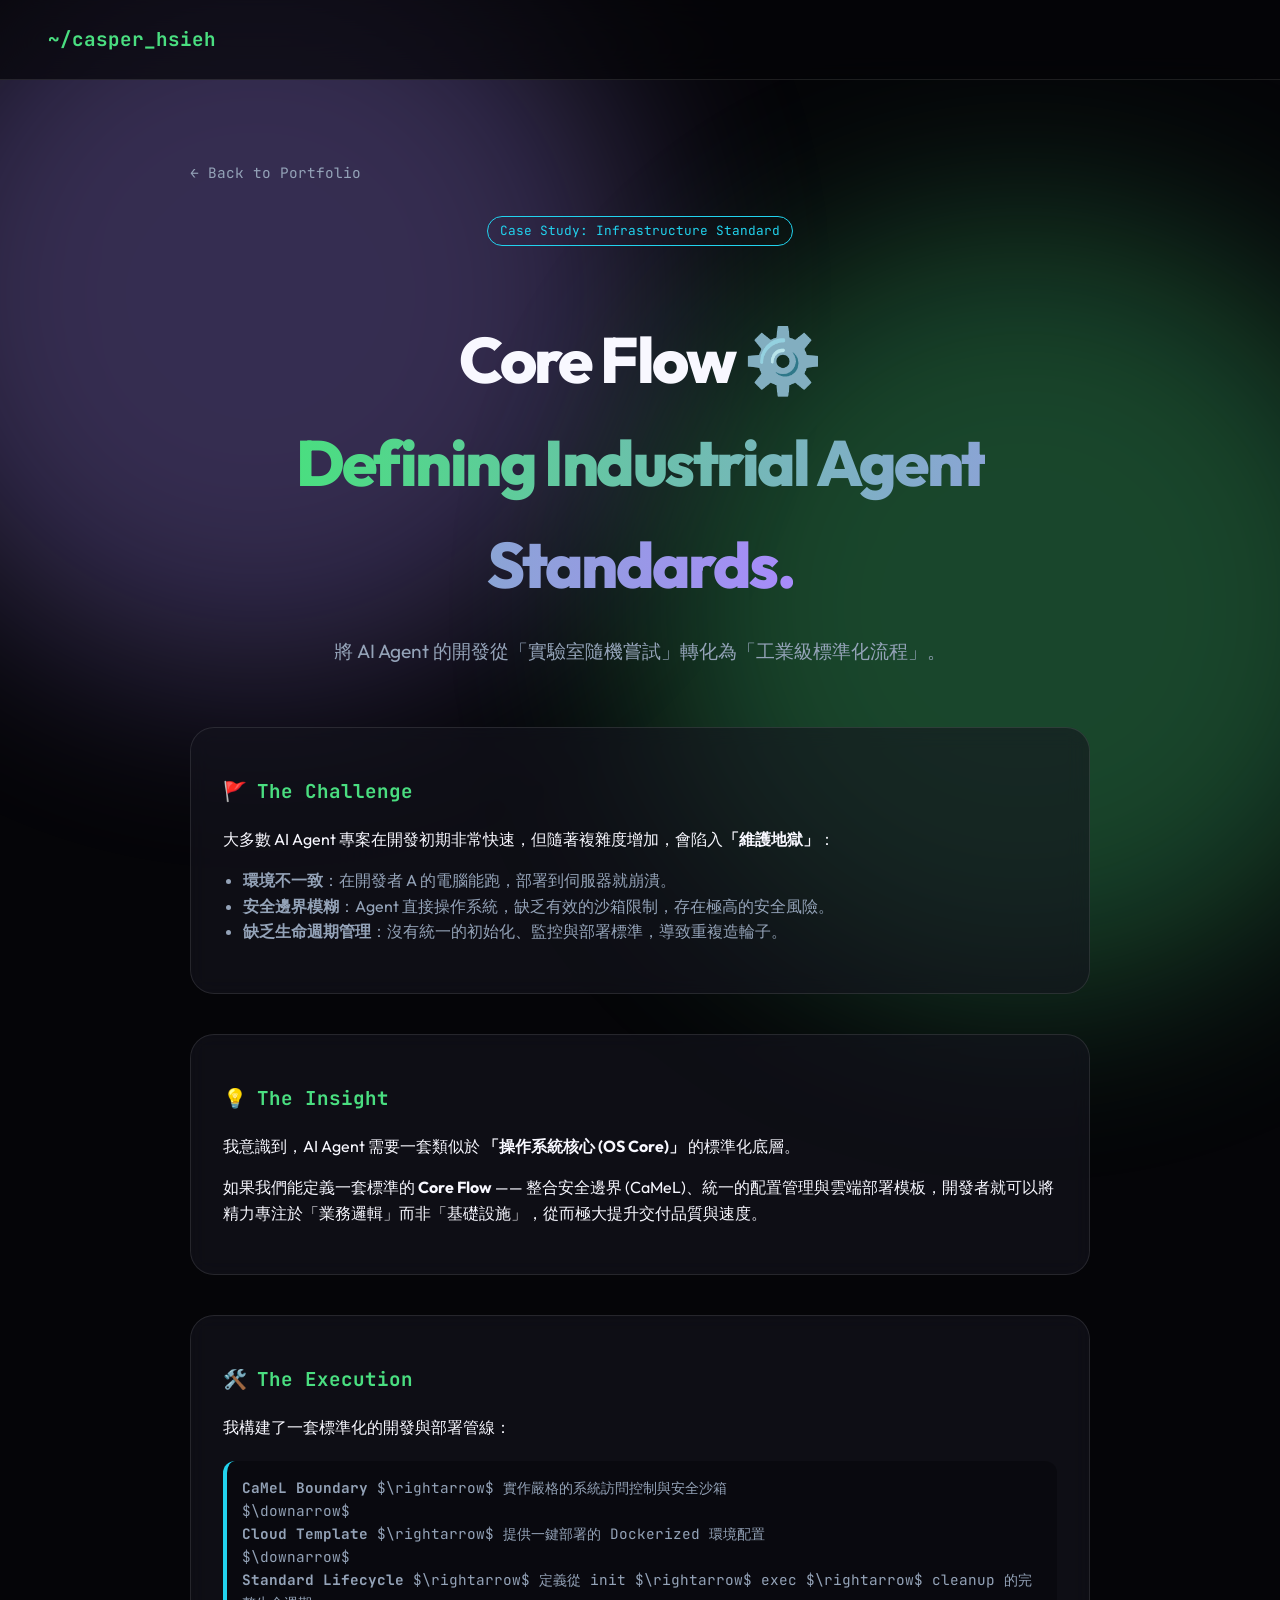
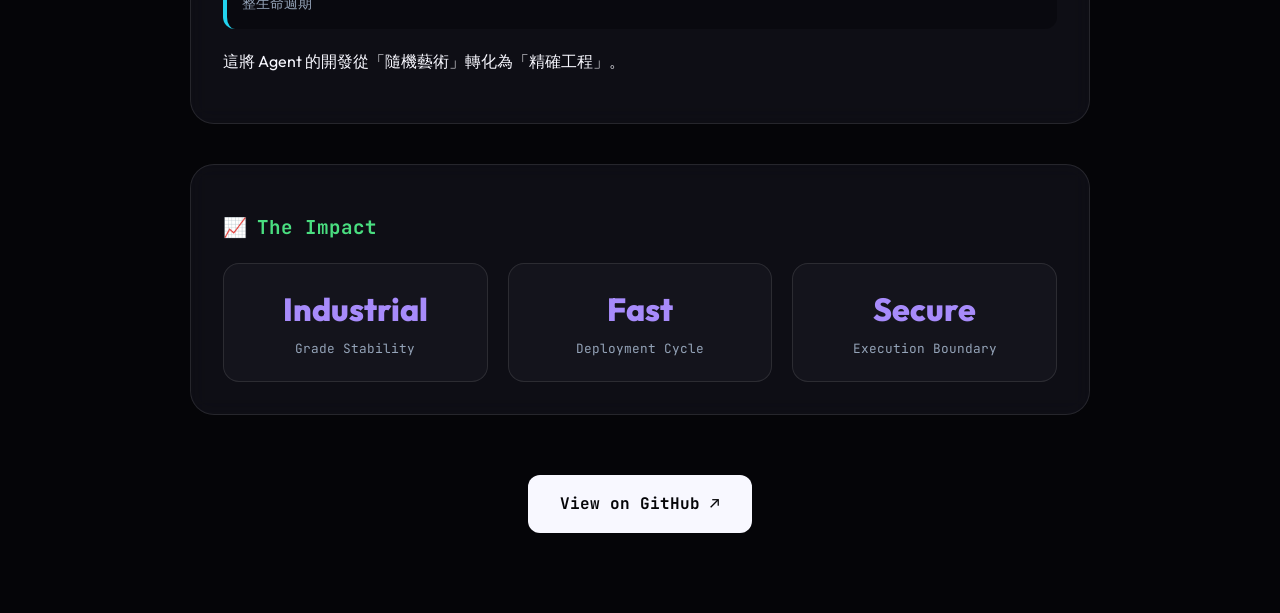
<file: projects/core-flow/index.html>
<!DOCTYPE html>
<html lang="zh-TW">
<head>
    <meta charset="UTF-8">
    <meta name="viewport" content="width=device-width, initial-scale=1.0">
    <title>Core Flow Case Study | Casper Hsieh</title>
    <link rel="preconnect" href="https://fonts.googleapis.com">
    <link href="https://fonts.googleapis.com/css2?family=Outfit:wght@300;400;600;800&family=JetBrains+Mono:wght@400;700&display=swap" rel="stylesheet">
    <link rel="stylesheet" href="../../css/common.css">
</head>
<body>
    <div class="glow-sphere glow-1"></div>
    <div class="glow-sphere glow-2"></div>

    <nav>
        <a href="../../index.html" class="logo">~/casper_hsieh</a>
    </nav>

    <div class="container">
        <a href="../../index.html" class="back-link">← Back to Portfolio</a>
        
        <header class="case-header">
            <div class="case-badge">Case Study: Infrastructure Standard</div>
            <h1>Core Flow ⚙️<br><span>Defining Industrial Agent Standards.</span></h1>
            <p style="color: var(--text-muted); font-size: 1.2rem; max-width: 700px; margin: 0 auto 40px;">
                將 AI Agent 的開發從「實驗室隨機嘗試」轉化為「工業級標準化流程」。
            </p>
        </header>

        <div class="section-box">
            <h2><span>🚩</span> The Challenge</h2>
            <p>大多數 AI Agent 專案在開發初期非常快速，但隨著複雜度增加，會陷入<strong>「維護地獄」</strong>：</p>
            <ul style="margin-top: 15px; color: var(--text-muted); padding-left: 20px;">
                <li><strong>環境不一致</strong>：在開發者 A 的電腦能跑，部署到伺服器就崩潰。</li>
                <li><strong>安全邊界模糊</strong>：Agent 直接操作系統，缺乏有效的沙箱限制，存在極高的安全風險。</li>
                <li><strong>缺乏生命週期管理</strong>：沒有統一的初始化、監控與部署標準，導致重複造輪子。</li>
            </ul>
        </div>

        <div class="section-box">
            <h2><span>💡</span> The Insight</h2>
            <p>我意識到，AI Agent 需要一套類似於 <strong>「操作系統核心 (OS Core)」</strong> 的標準化底層。</p>
            <p style="margin-top: 15px;">如果我們能定義一套標準的 <strong>Core Flow</strong> —— 整合安全邊界 (CaMeL)、統一的配置管理與雲端部署模板，開發者就可以將精力專注於「業務邏輯」而非「基礎設施」，從而極大提升交付品質與速度。</p>
        </div>

        <div class="section-box">
            <h2><span>🛠️</span> The Execution</h2>
            <p>我構建了一套標準化的開發與部署管線：</p>
            <div style="margin-top: 20px; font-family: 'JetBrains Mono', monospace; font-size: 0.9rem; color: var(--text-muted);">
                <div style="background: rgba(0,0,0,0.3); padding: 15px; border-radius: 12px; border-left: 4px solid var(--accent-cyan);">
                    <strong>CaMeL Boundary</strong> $\rightarrow$ 實作嚴格的系統訪問控制與安全沙箱<br>
                    $\downarrow$<br>
                    <strong>Cloud Template</strong> $\rightarrow$ 提供一鍵部署的 Dockerized 環境配置<br>
                    $\downarrow$<br>
                    <strong>Standard Lifecycle</strong> $\rightarrow$ 定義從 init $\rightarrow$ exec $\rightarrow$ cleanup 的完整生命週期
                </div>
            </div>
            <p style="margin-top: 20px;">這將 Agent 的開發從「隨機藝術」轉化為「精確工程」。</p>
        </div>

        <div class="section-box">
            <h2><span>📈</span> The Impact</h2>
            <div class="impact-grid">
                <div class="impact-card">
                    <span class="impact-value">Industrial</span>
                    <span class="impact-label">Grade Stability</span>
                </div>
                <div class="impact-card">
                    <span class="impact-value">Fast</span>
                    <span class="impact-label">Deployment Cycle</span>
                </div>
                <div class="impact-card">
                    <span class="impact-value">Secure</span>
                    <span class="impact-label">Execution Boundary</span>
                </div>
            </div>
        </div>

        <div style="text-align: center; margin-top: 60px;">
            <a href="https://github.com/cheerhuan/hermes-core-flow" class="btn-primary">View on GitHub ↗</a>
        </div>
    </div>
</body>
</html>
</file>
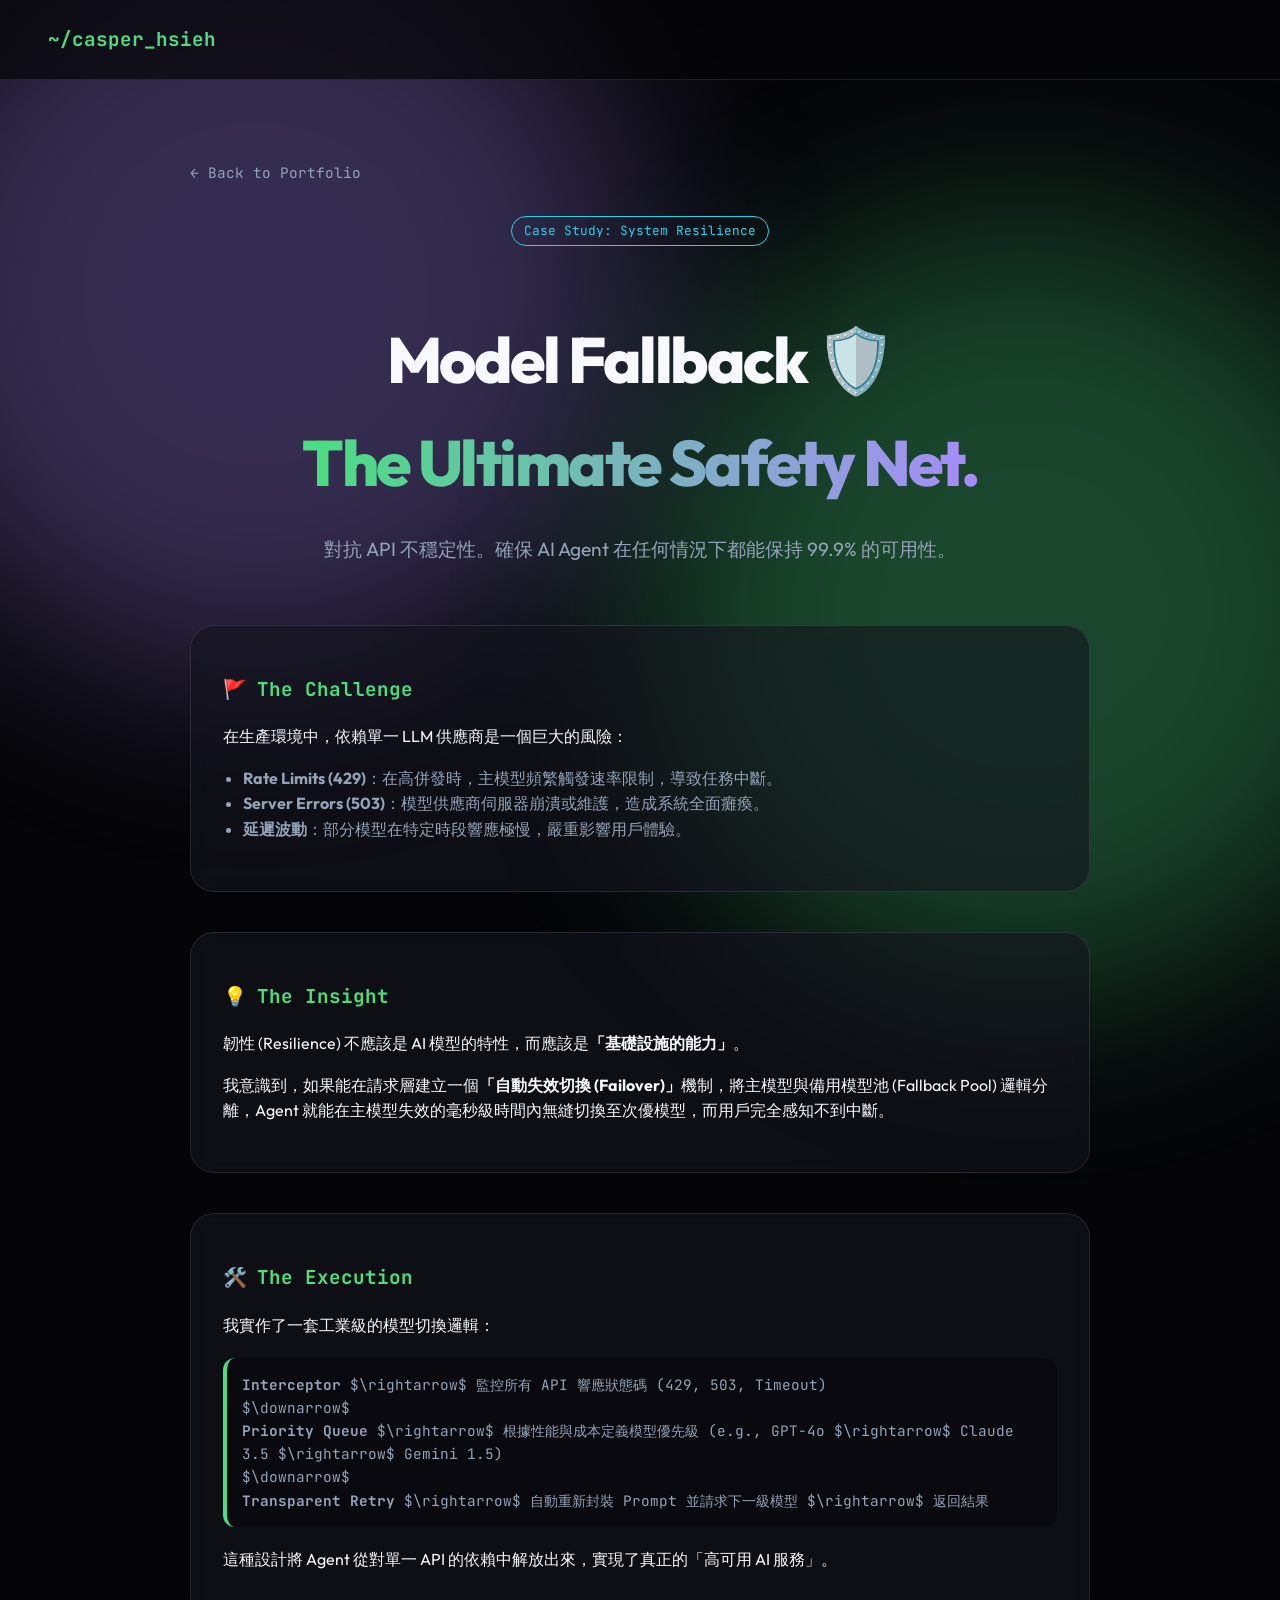
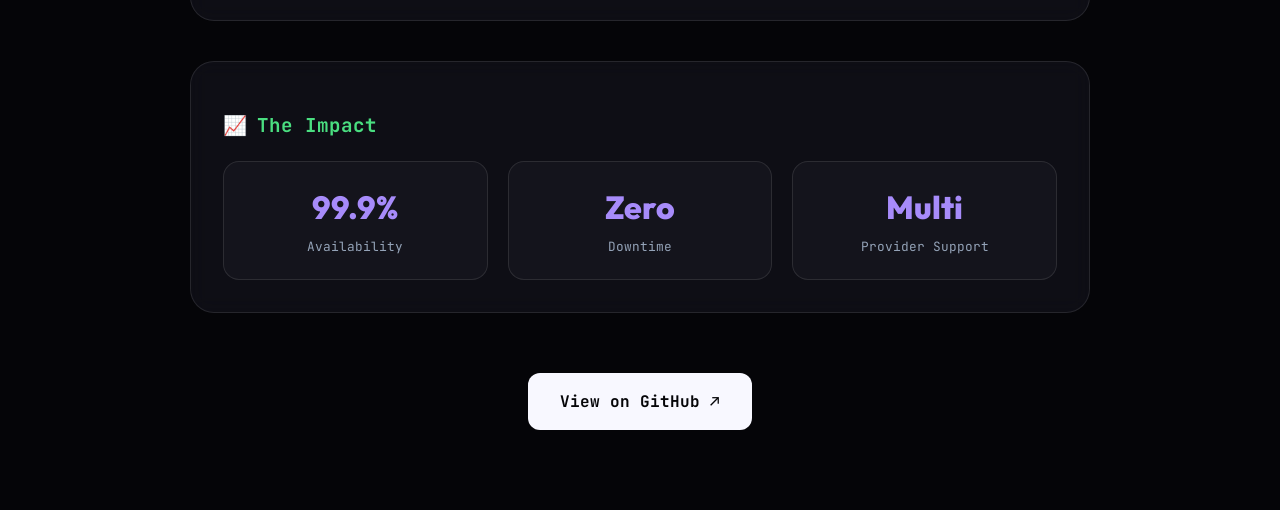
<file: projects/model-fallback/index.html>
<!DOCTYPE html>
<html lang="zh-TW">
<head>
    <meta charset="UTF-8">
    <meta name="viewport" content="width=device-width, initial-scale=1.0">
    <title>Model Fallback Case Study | Casper Hsieh</title>
    <link rel="preconnect" href="https://fonts.googleapis.com">
    <link href="https://fonts.googleapis.com/css2?family=Outfit:wght@300;400;600;800&family=JetBrains+Mono:wght@400;700&display=swap" rel="stylesheet">
    <link rel="stylesheet" href="../../css/common.css">
</head>
<body>
    <div class="glow-sphere glow-1"></div>
    <div class="glow-sphere glow-2"></div>

    <nav>
        <a href="../../index.html" class="logo">~/casper_hsieh</a>
    </nav>

    <div class="container">
        <a href="../../index.html" class="back-link">← Back to Portfolio</a>
        
        <header class="case-header">
            <div class="case-badge">Case Study: System Resilience</div>
            <h1>Model Fallback 🛡️<br><span>The Ultimate Safety Net.</span></h1>
            <p style="color: var(--text-muted); font-size: 1.2rem; max-width: 700px; margin: 0 auto 40px;">
                對抗 API 不穩定性。確保 AI Agent 在任何情況下都能保持 99.9% 的可用性。
            </p>
        </header>

        <div class="section-box">
            <h2><span>🚩</span> The Challenge</h2>
            <p>在生產環境中，依賴單一 LLM 供應商是一個巨大的風險：</p>
            <ul style="margin-top: 15px; color: var(--text-muted); padding-left: 20px;">
                <li><strong>Rate Limits (429)</strong>：在高併發時，主模型頻繁觸發速率限制，導致任務中斷。</li>
                <li><strong>Server Errors (503)</strong>：模型供應商伺服器崩潰或維護，造成系統全面癱瘓。</li>
                <li><strong>延遲波動</strong>：部分模型在特定時段響應極慢，嚴重影響用戶體驗。</li>
            </ul>
        </div>

        <div class="section-box">
            <h2><span>💡</span> The Insight</h2>
            <p>韌性 (Resilience) 不應該是 AI 模型的特性，而應該是<strong>「基礎設施的能力」</strong>。</p>
            <p style="margin-top: 15px;">我意識到，如果能在請求層建立一個<strong>「自動失效切換 (Failover)」</strong>機制，將主模型與備用模型池 (Fallback Pool) 邏輯分離，Agent 就能在主模型失效的毫秒級時間內無縫切換至次優模型，而用戶完全感知不到中斷。</p>
        </div>

        <div class="section-box">
            <h2><span>🛠️</span> The Execution</h2>
            <p>我實作了一套工業級的模型切換邏輯：</p>
            <div style="margin-top: 20px; font-family: 'JetBrains Mono', monospace; font-size: 0.9rem; color: var(--text-muted);">
                <div style="background: rgba(0,0,0,0.3); padding: 15px; border-radius: 12px; border-left: 4px solid var(--accent-green);">
                    <strong>Interceptor</strong> $\rightarrow$ 監控所有 API 響應狀態碼 (429, 503, Timeout)<br>
                    $\downarrow$<br>
                    <strong>Priority Queue</strong> $\rightarrow$ 根據性能與成本定義模型優先級 (e.g., GPT-4o $\rightarrow$ Claude 3.5 $\rightarrow$ Gemini 1.5)<br>
                    $\downarrow$<br>
                    <strong>Transparent Retry</strong> $\rightarrow$ 自動重新封裝 Prompt 並請求下一級模型 $\rightarrow$ 返回結果
                </div>
            </div>
            <p style="margin-top: 20px;">這種設計將 Agent 從對單一 API 的依賴中解放出來，實現了真正的「高可用 AI 服務」。</p>
        </div>

        <div class="section-box">
            <h2><span>📈</span> The Impact</h2>
            <div class="impact-grid">
                <div class="impact-card">
                    <span class="impact-value">99.9%</span>
                    <span class="impact-label">Availability</span>
                </div>
                <div class="impact-card">
                    <span class="impact-value">Zero</span>
                    <span class="impact-label">Downtime</span>
                </div>
                <div class="impact-card">
                    <span class="impact-value">Multi</span>
                    <span class="impact-label">Provider Support</span>
                </div>
            </div>
        </div>

        <div style="text-align: center; margin-top: 60px;">
            <a href="https://github.com/cheerhuan/hermes-model-fallback" class="btn-primary">View on GitHub ↗</a>
        </div>
    </div>
</body>
</html>
</file>
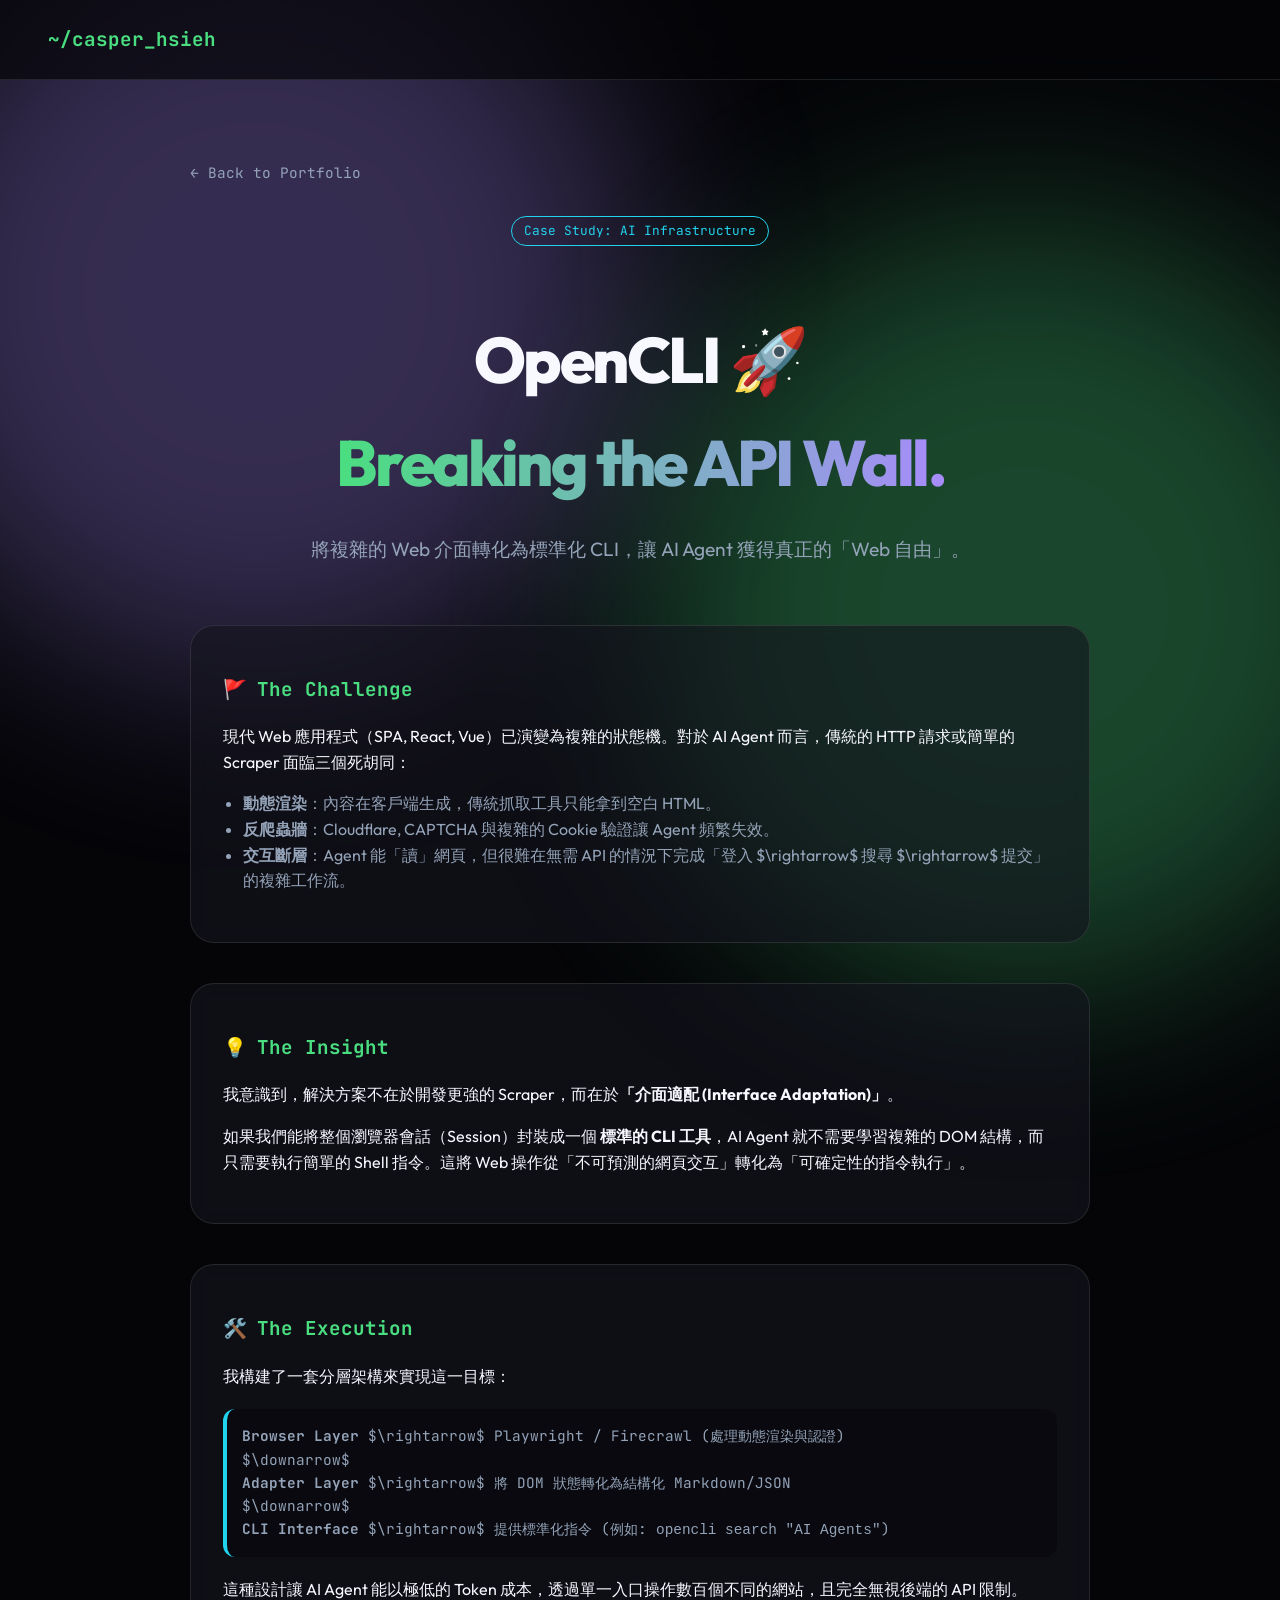
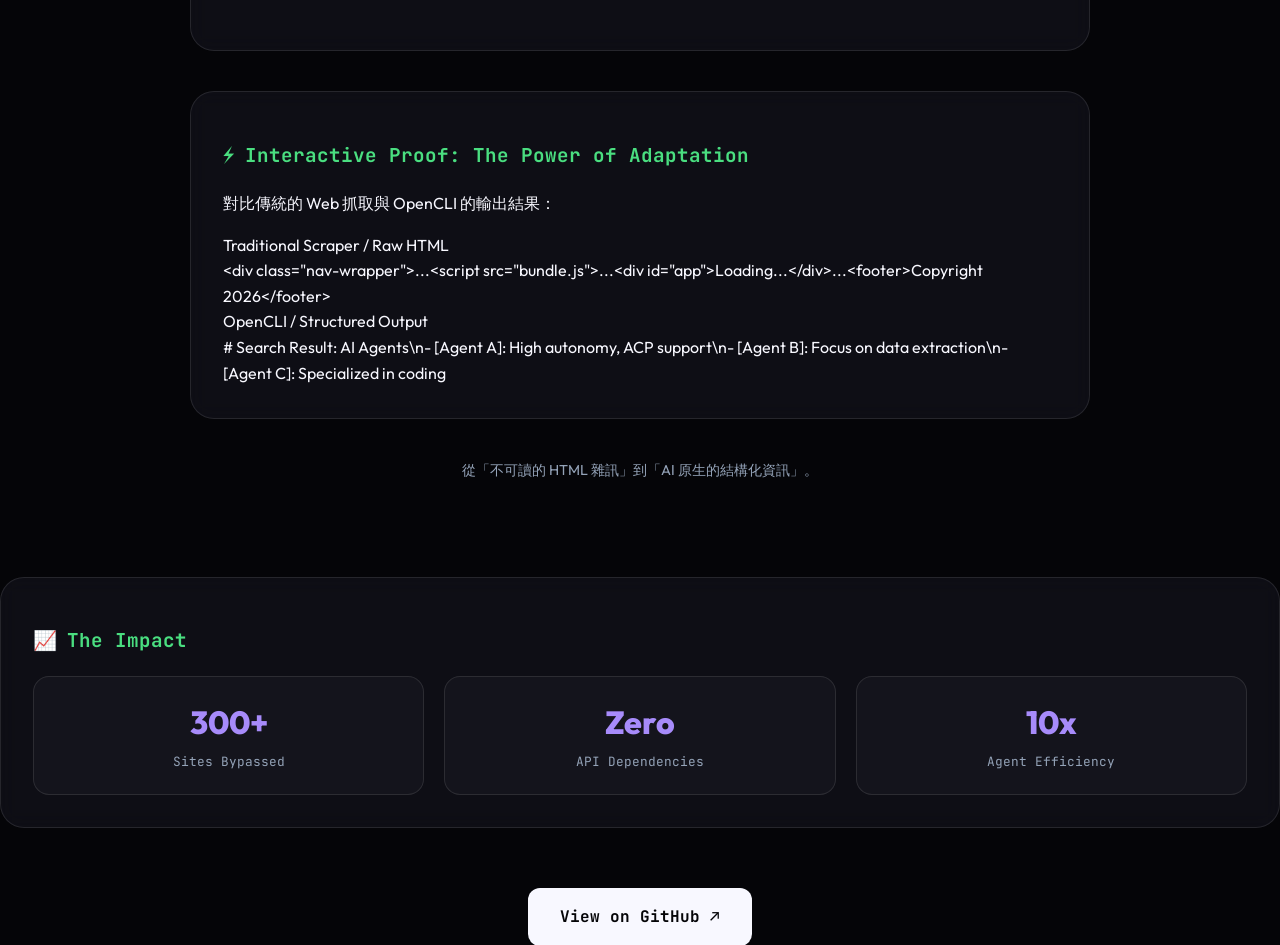
<file: projects/opencli/index.html>
<!DOCTYPE html>
<html lang="zh-TW">
<head>
    <meta charset="UTF-8">
    <meta name="viewport" content="width=device-width, initial-scale=1.0">
    <title>OpenCLI Case Study | Casper Hsieh</title>
    <link rel="preconnect" href="https://fonts.googleapis.com">
    <link href="https://fonts.googleapis.com/css2?family=Outfit:wght@300;400;600;800&family=JetBrains+Mono:wght@400;700&display=swap" rel="stylesheet">
    <link rel="stylesheet" href="../../css/common.css">
</head>
<body>
    <div class="glow-sphere glow-1"></div>
    <div class="glow-sphere glow-2"></div>

    <nav>
        <a href="../../index.html" class="logo">~/casper_hsieh</a>
    </nav>

    <div class="container">
        <a href="../../index.html" class="back-link">← Back to Portfolio</a>
        
        <header class="case-header">
            <div class="case-badge">Case Study: AI Infrastructure</div>
            <h1>OpenCLI 🚀<br><span>Breaking the API Wall.</span></h1>
            <p style="color: var(--text-muted); font-size: 1.2rem; max-width: 700px; margin: 0 auto 40px;">
                將複雜的 Web 介面轉化為標準化 CLI，讓 AI Agent 獲得真正的「Web 自由」。
            </p>
        </header>

        <div class="section-box">
            <h2><span>🚩</span> The Challenge</h2>
            <p>現代 Web 應用程式（SPA, React, Vue）已演變為複雜的狀態機。對於 AI Agent 而言，傳統的 HTTP 請求或簡單的 Scraper 面臨三個死胡同：</p>
            <ul style="margin-top: 15px; color: var(--text-muted); padding-left: 20px;">
                <li><strong>動態渲染</strong>：內容在客戶端生成，傳統抓取工具只能拿到空白 HTML。</li>
                <li><strong>反爬蟲牆</strong>：Cloudflare, CAPTCHA 與複雜的 Cookie 驗證讓 Agent 頻繁失效。</li>
                <li><strong>交互斷層</strong>：Agent 能「讀」網頁，但很難在無需 API 的情況下完成「登入 $\rightarrow$ 搜尋 $\rightarrow$ 提交」的複雜工作流。</li>
            </ul>
        </div>

        <div class="section-box">
            <h2><span>💡</span> The Insight</h2>
            <p>我意識到，解決方案不在於開發更強的 Scraper，而在於<strong>「介面適配 (Interface Adaptation)」</strong>。</p>
            <p style="margin-top: 15px;">如果我們能將整個瀏覽器會話（Session）封裝成一個 <strong>標準的 CLI 工具</strong>，AI Agent 就不需要學習複雜的 DOM 結構，而只需要執行簡單的 Shell 指令。這將 Web 操作從「不可預測的網頁交互」轉化為「可確定性的指令執行」。</p>
        </div>

        <div class="section-box">
            <h2><span>🛠️</span> The Execution</h2>
            <p>我構建了一套分層架構來實現這一目標：</p>
            <div style="margin-top: 20px; font-family: 'JetBrains Mono', monospace; font-size: 0.9rem; color: var(--text-muted);">
                <div style="background: rgba(0,0,0,0.3); padding: 15px; border-radius: 12px; border-left: 4px solid var(--accent-cyan);">
                    <strong>Browser Layer</strong> $\rightarrow$ Playwright / Firecrawl (處理動態渲染與認證)<br>
                    $\downarrow$<br>
                    <strong>Adapter Layer</strong> $\rightarrow$ 將 DOM 狀態轉化為結構化 Markdown/JSON<br>
                    $\downarrow$<br>
                    <strong>CLI Interface</strong> $\rightarrow$ 提供標準化指令 (例如: <code>opencli search "AI Agents"</code>)
                </div>
            </div>
            <p style="margin-top: 20px;">這種設計讓 AI Agent 能以極低的 Token 成本，透過單一入口操作數百個不同的網站，且完全無視後端的 API 限制。</p>
        </div>

        <div class="section-box">
            <h2><span>⚡</span> Interactive Proof: The Power of Adaptation</h2>
            <p>對比傳統的 Web 抓取與 OpenCLI 的輸出結果：</p>
            <div class="comparison-container">
                <div class="comp-box fail">
                    <span class="comp-label">Traditional Scraper / Raw HTML</span>
                    <div class="comp-code">&lt;div class="nav-wrapper"&gt;...&lt;script src="bundle.js"&gt;...&lt;div id="app"&gt;Loading...&lt;/div&gt;...&lt;footer&gt;Copyright 2026&lt;/footer&gt;</div></div>
                </div>
                <div class="comp-box success">
                    <span class="comp-label">OpenCLI / Structured Output</span>
                    <div class="comp-code"># Search Result: AI Agents\n- [Agent A]: High autonomy, ACP support\n- [Agent B]: Focus on data extraction\n- [Agent C]: Specialized in coding</div>
                </div>
            </div>
            <p style="font-size: 0.9rem; color: var(--text-muted); text-align: center; margin-top: 15px;">
                從「不可讀的 HTML 雜訊」到「AI 原生的結構化資訊」。
            </p>
        </div>

        <div class="section-box">
            <h2><span>📈</span> The Impact</h2>
            <div class="impact-grid">
                <div class="impact-card">
                    <span class="impact-value">300+</span>
                    <span class="impact-label">Sites Bypassed</span>
                </div>
                <div class="impact-card">
                    <span class="impact-value">Zero</span>
                    <span class="impact-label">API Dependencies</span>
                </div>
                <div class="impact-card">
                    <span class="impact-value">10x</span>
                    <span class="impact-label">Agent Efficiency</span>
                </div>
            </div>
        </div>

        <div style="text-align: center; margin-top: 60px;">
            <a href="https://github.com/cheerhuan/opencli-skill-dev" class="btn-primary">View on GitHub ↗</a>
        </div>
    </div>
</body>
</html>
</file>
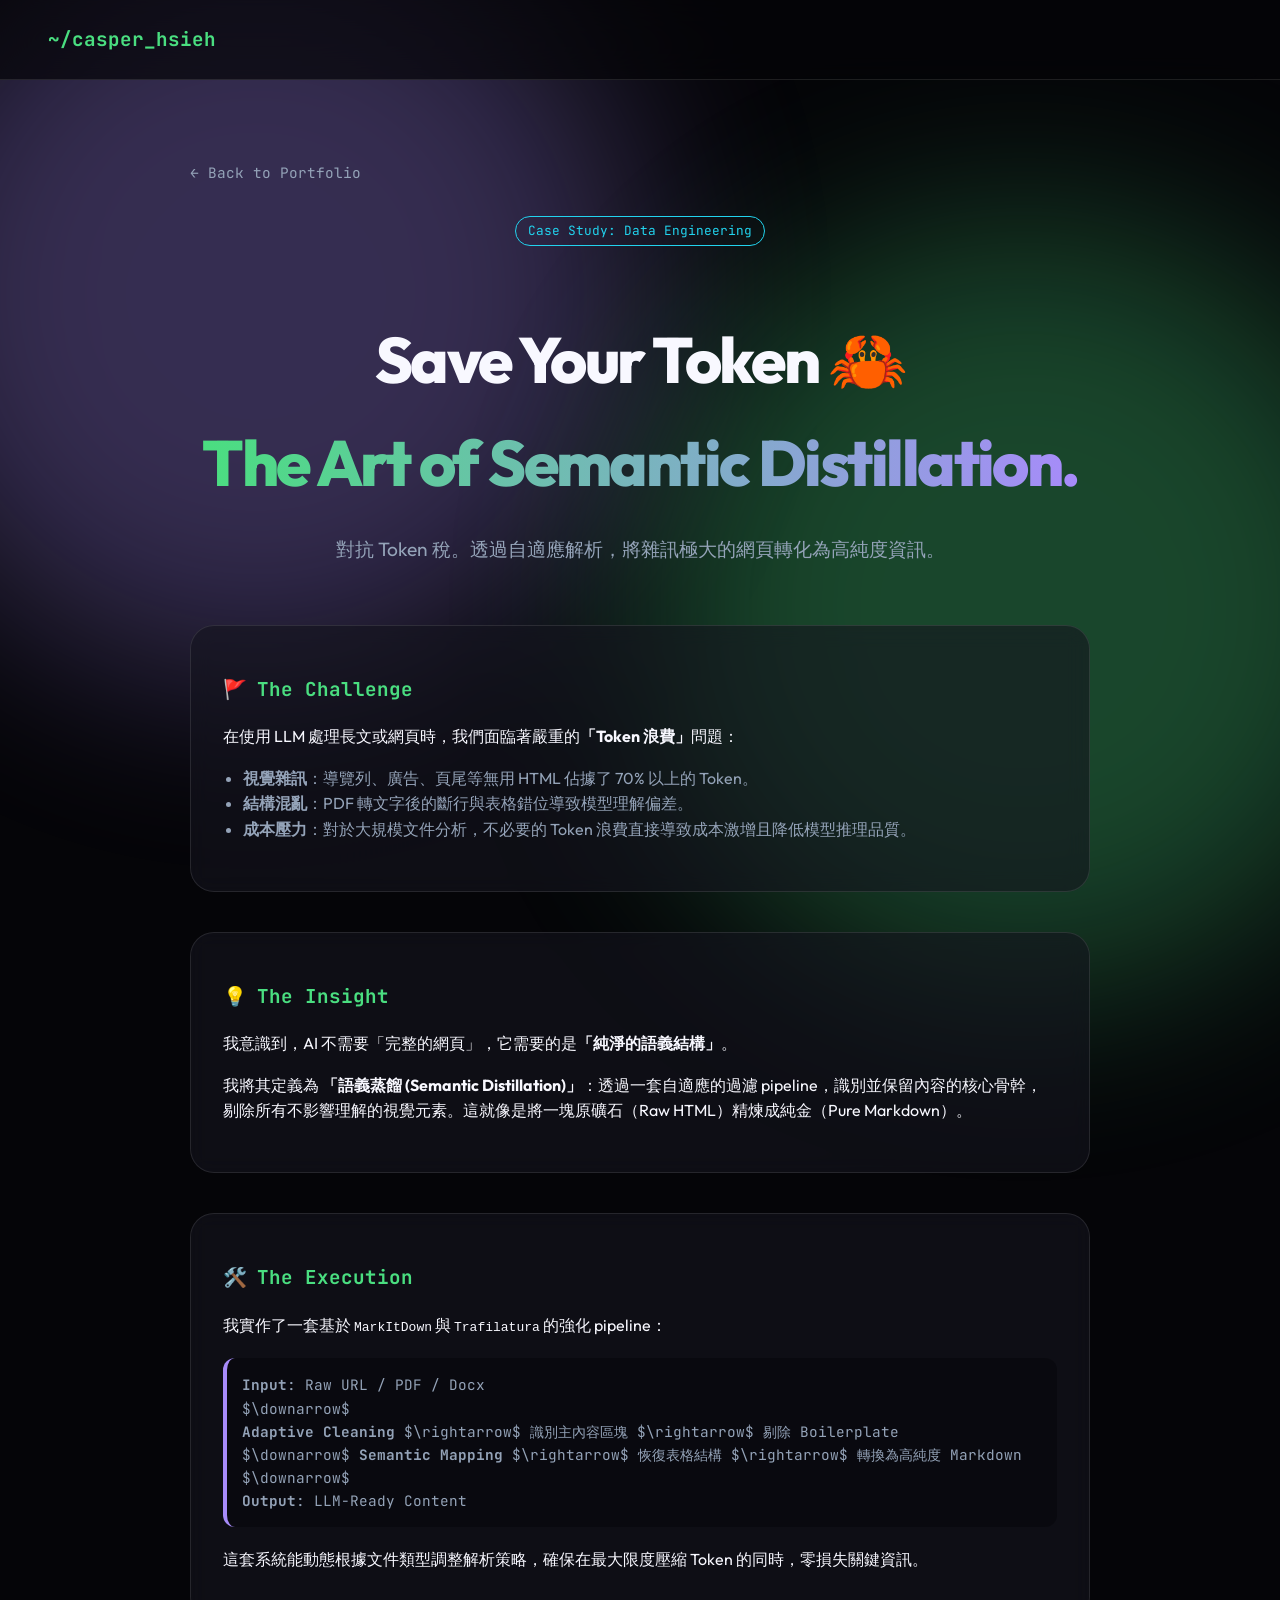
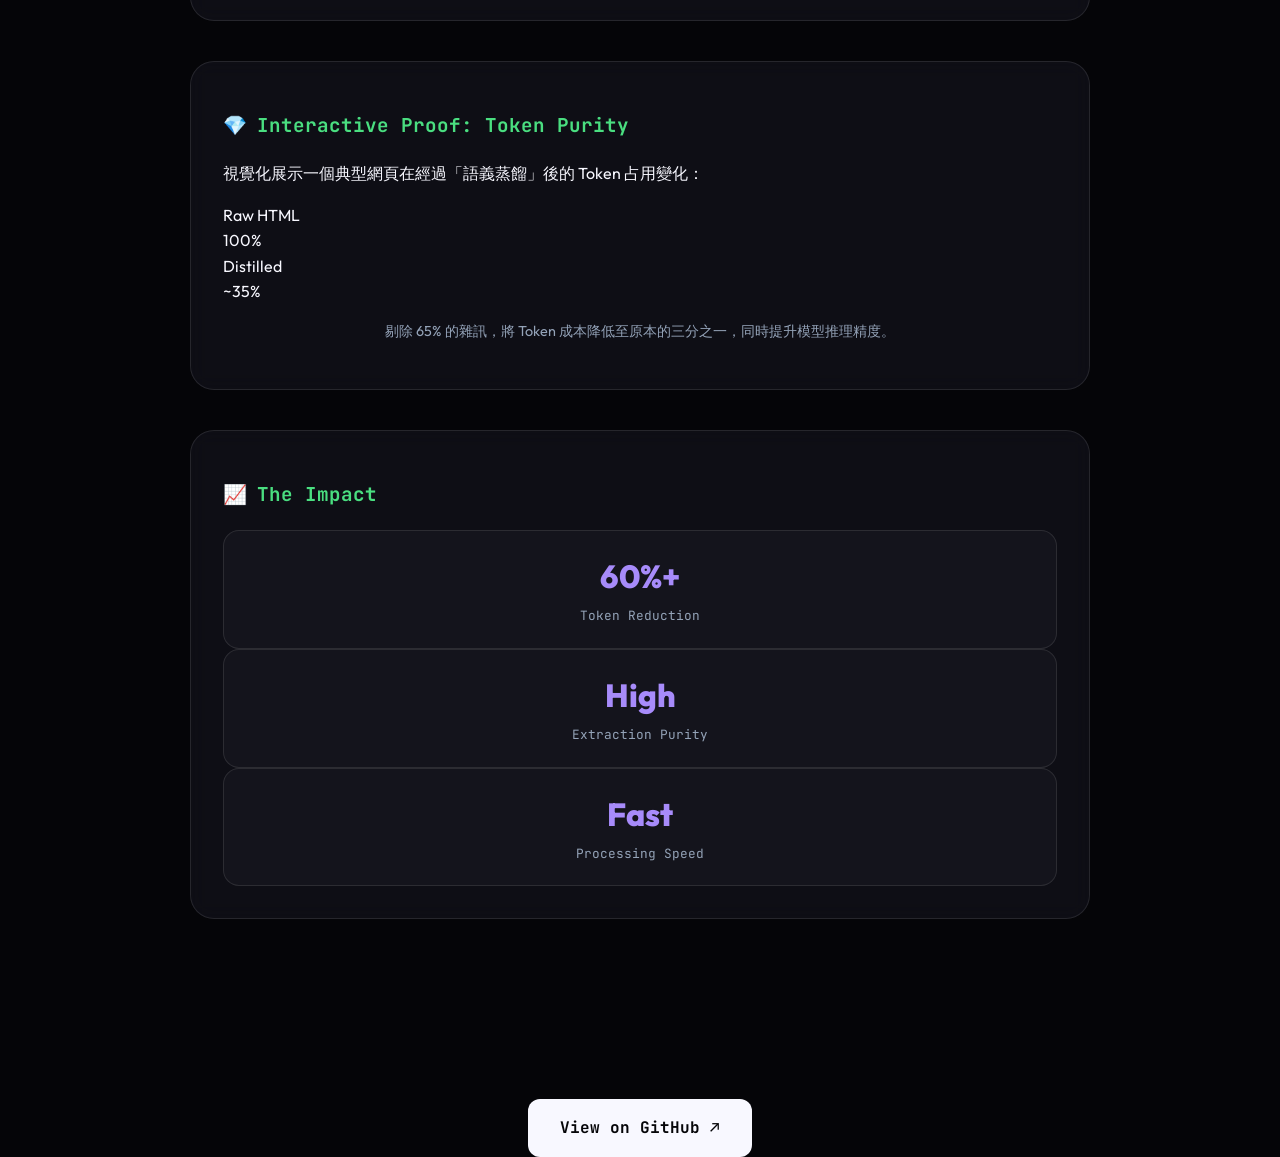
<file: projects/save-your-token/index.html>
<!DOCTYPE html>
<html lang="zh-TW">
<head>
    <meta charset="UTF-8">
    <meta name="viewport" content="width=device-width, initial-scale=1.0">
    <title>Save Your Token Case Study | Casper Hsieh</title>
    <link rel="preconnect" href="https://fonts.googleapis.com">
    <link href="https://fonts.googleapis.com/css2?family=Outfit:wght@300;400;600;800&family=JetBrains+Mono:wght@400;700&display=swap" rel="stylesheet">
    <link rel="stylesheet" href="../../css/common.css">
</head>
<body>
    <div class="glow-sphere glow-1"></div>
    <div class="glow-sphere glow-2"></div>

    <nav>
        <a href="../../index.html" class="logo">~/casper_hsieh</a>
    </nav>

    <div class="container">
        <a href="../../index.html" class="back-link">← Back to Portfolio</a>
        
        <header class="case-header">
            <div class="case-badge">Case Study: Data Engineering</div>
            <h1>Save Your Token 🦀<br><span>The Art of Semantic Distillation.</span></h1>
            <p style="color: var(--text-muted); font-size: 1.2rem; max-width: 700px; margin: 0 auto 40px;">
                對抗 Token 稅。透過自適應解析，將雜訊極大的網頁轉化為高純度資訊。
            </p>
        </header>

        <div class="section-box">
            <h2><span>🚩</span> The Challenge</h2>
            <p>在使用 LLM 處理長文或網頁時，我們面臨著嚴重的<strong>「Token 浪費」</strong>問題：</p>
            <ul style="margin-top: 15px; color: var(--text-muted); padding-left: 20px;">
                <li><strong>視覺雜訊</strong>：導覽列、廣告、頁尾等無用 HTML 佔據了 70% 以上的 Token。</li>
                <li><strong>結構混亂</strong>：PDF 轉文字後的斷行與表格錯位導致模型理解偏差。</li>
                <li><strong>成本壓力</strong>：對於大規模文件分析，不必要的 Token 浪費直接導致成本激增且降低模型推理品質。</li>
            </ul>
        </div>

        <div class="section-box">
            <h2><span>💡</span> The Insight</h2>
            <p>我意識到，AI 不需要「完整的網頁」，它需要的是<strong>「純淨的語義結構」</strong>。</p>
            <p style="margin-top: 15px;">我將其定義為 <strong>「語義蒸餾 (Semantic Distillation)」</strong>：透過一套自適應的過濾 pipeline，識別並保留內容的核心骨幹，剔除所有不影響理解的視覺元素。這就像是將一塊原礦石（Raw HTML）精煉成純金（Pure Markdown）。</p>
        </div>

        <div class="section-box">
            <h2><span>🛠️</span> The Execution</h2>
            <p>我實作了一套基於 <code>MarkItDown</code> 與 <code>Trafilatura</code> 的強化 pipeline：</p>
            <div style="margin-top: 20px; font-family: 'JetBrains Mono', monospace; font-size: 0.9rem; color: var(--text-muted);">
                <div style="background: rgba(0,0,0,0.3); padding: 15px; border-radius: 12px; border-left: 4px solid var(--accent-purple);">
                    <strong>Input</strong>: Raw URL / PDF / Docx<br>
                    $\downarrow$<br>
                    <strong>Adaptive Cleaning</strong> $\rightarrow$ 識別主內容區塊 $\rightarrow$ 剔除 Boilerplate<br>
                    $\downarrow$
                    <strong>Semantic Mapping</strong> $\rightarrow$ 恢復表格結構 $\rightarrow$ 轉換為高純度 Markdown<br>
                    $\downarrow$<br>
                    <strong>Output</strong>: LLM-Ready Content
                </div>
            </div>
            <p style="margin-top: 20px;">這套系統能動態根據文件類型調整解析策略，確保在最大限度壓縮 Token 的同時，零損失關鍵資訊。</p>
        </div>

        <div class="section-box">
            <h2><span>💎</span> Interactive Proof: Token Purity</h2>
            <p>視覺化展示一個典型網頁在經過「語義蒸餾」後的 Token 占用變化：</p>
            <div class="token-viz">
                <div class="token-bar-wrapper">
                    <span class="token-label">Raw HTML</span>
                    <div class="token-bar"><div class="token-fill fill-raw"></div></div>
                    <span class="token-label" style="text-align: right;">100%</span>
                </div>
                <div class="token-bar-wrapper">
                    <span class="token-label">Distilled</span>
                    <div class="token-bar"><div class="token-fill fill-distilled"></div></div>
                    <span class="token-label" style="text-align: right;">~35%</span>
                </div>
            </div>
            <p style="font-size: 0.9rem; color: var(--text-muted); text-align: center; margin-top: 15px;">
                剔除 65% 的雜訊，將 Token 成本降低至原本的三分之一，同時提升模型推理精度。
            </p>
        </div>

        <div class="section-box">
            <h2><span>📈</span> The Impact</h2>

                <div class="impact-card">
                    <span class="impact-value">60%+</span>
                    <span class="impact-label">Token Reduction</span>
                </div>
                <div class="impact-card">
                    <span class="impact-value">High</span>
                    <span class="impact-label">Extraction Purity</span>
                </div>
                <div class="impact-card">
                    <span class="impact-value">Fast</span>
                    <span class="impact-label">Processing Speed</span>
                </div>
            </div>
        </div>

        <div style="text-align: center; margin-top: 60px;">
            <a href="https://github.com/cheerhuan/save-your-token" class="btn-primary">View on GitHub ↗</a>
        </div>
    </div>
</body>
</html>
</file>
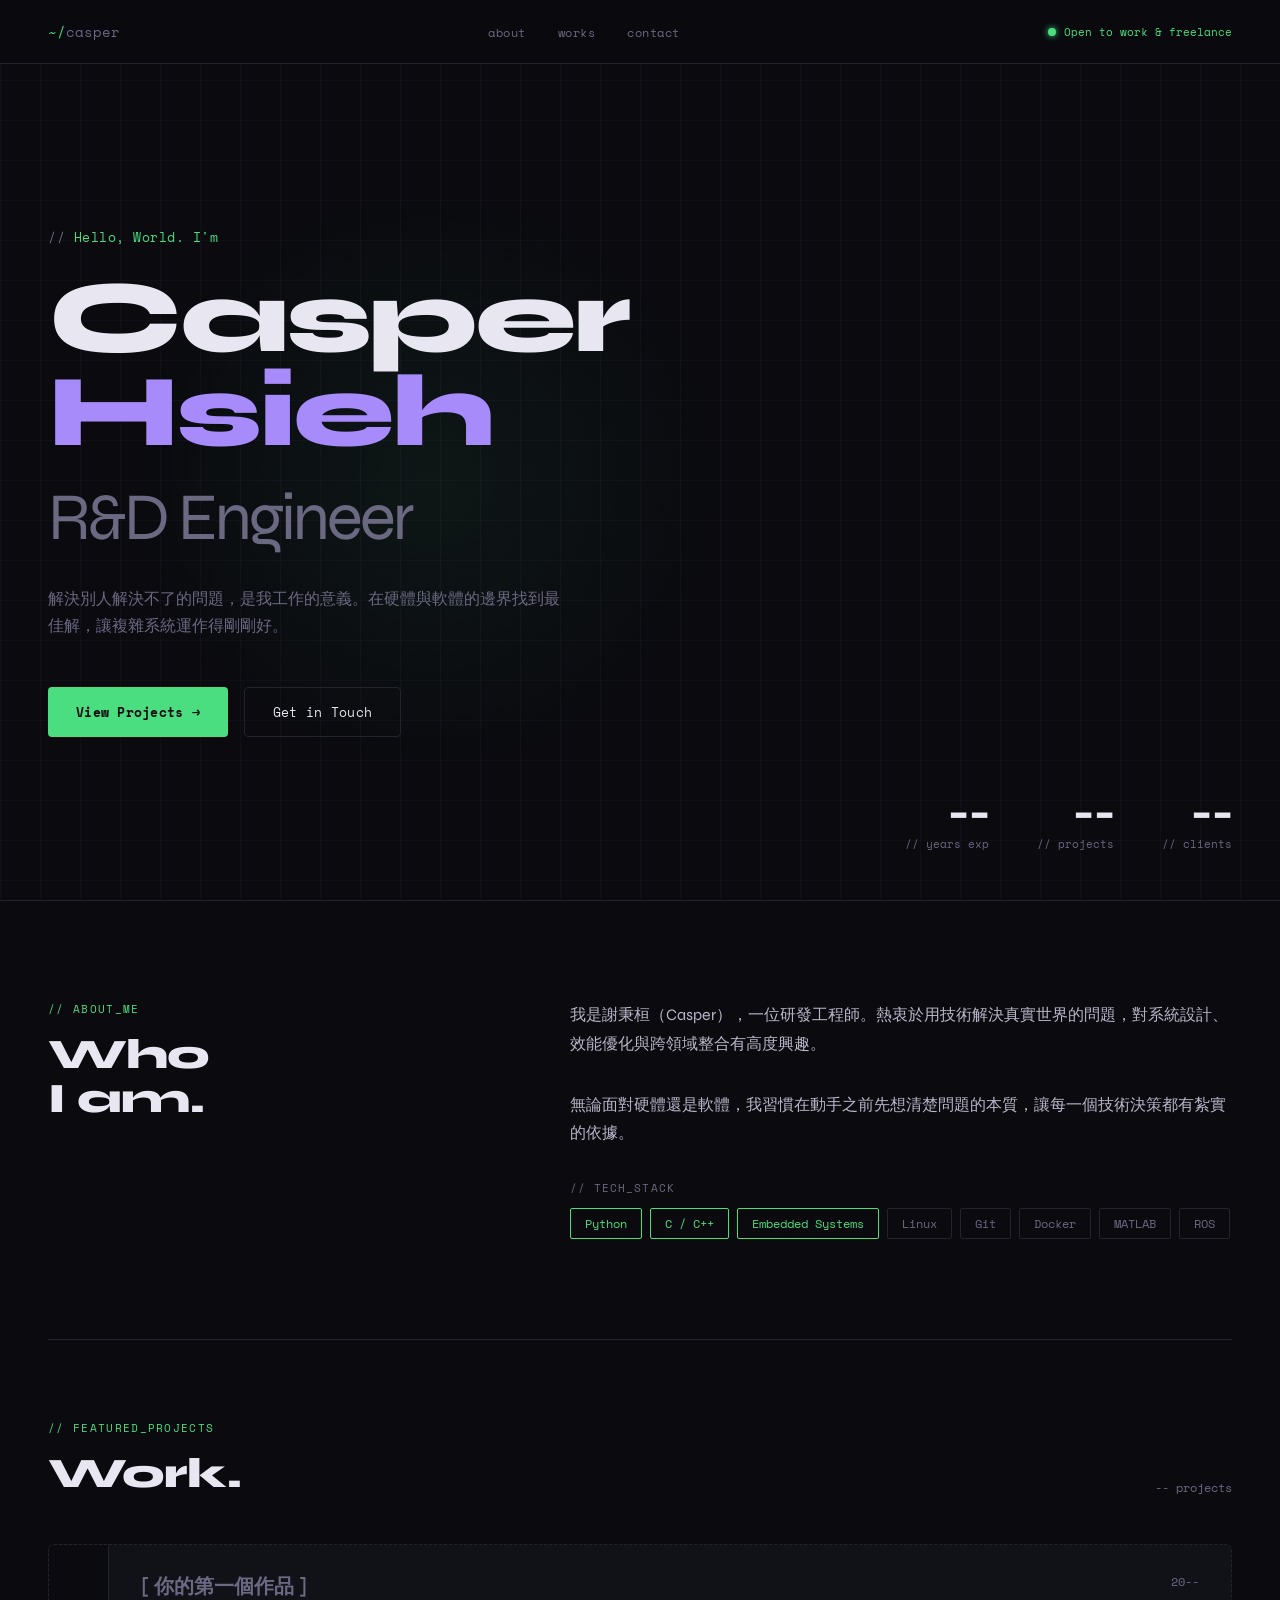
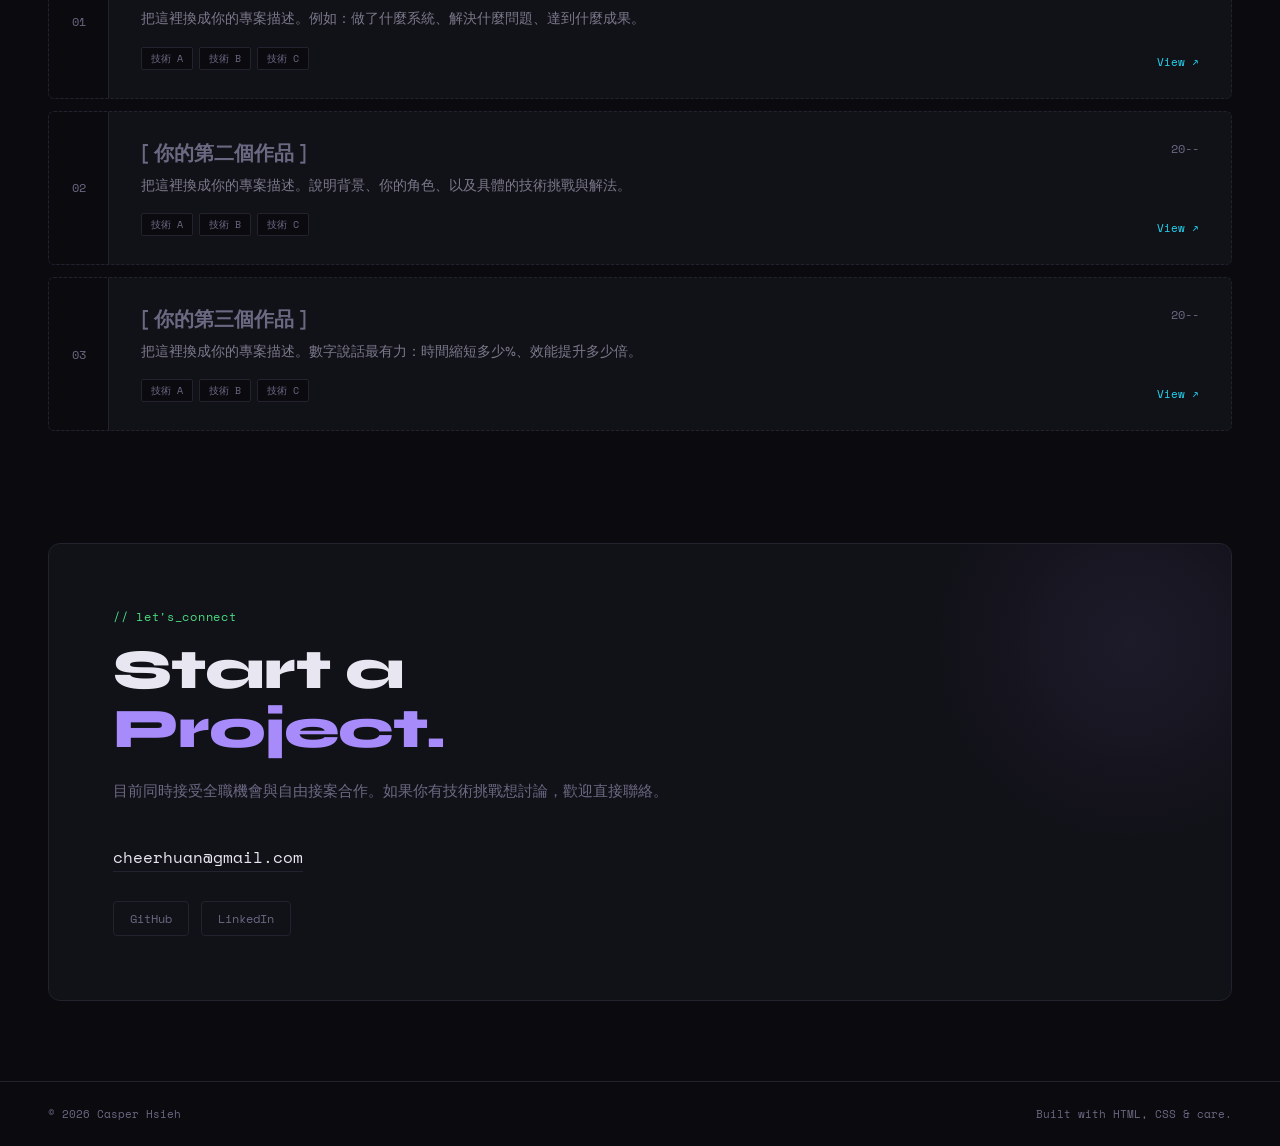
<file: casper-portfolio.html>
<!DOCTYPE html>
<html lang="zh-TW">
<head>
<meta charset="UTF-8">
<meta name="viewport" content="width=device-width, initial-scale=1.0">
<title>Casper Hsieh — R&D Engineer</title>
<link rel="preconnect" href="https://fonts.googleapis.com">
<link href="https://fonts.googleapis.com/css2?family=Space+Mono:ital,wght@0,400;0,700;1,400&family=Syne:wght@400;700;800&display=swap" rel="stylesheet">
<style>
  *, *::before, *::after { box-sizing: border-box; margin: 0; padding: 0; }

  :root {
    --bg: #0a0a0f;
    --bg2: #111118;
    --bg3: #1a1a24;
    --text: #e8e6f0;
    --muted: #6b6882;
    --border: #23222e;
    --green: #4ade80;
    --purple: #a78bfa;
    --cyan: #22d3ee;
    --orange: #fb923c;
  }

  html { scroll-behavior: smooth; }

  body {
    background: var(--bg);
    color: var(--text);
    font-family: 'Syne', sans-serif;
    font-weight: 400;
    overflow-x: hidden;
  }

  /* NAV */
  nav {
    position: fixed; top: 0; left: 0; right: 0; z-index: 100;
    display: flex; justify-content: space-between; align-items: center;
    padding: 0 48px;
    height: 64px;
    background: rgba(10,10,15,.85);
    backdrop-filter: blur(12px);
    border-bottom: 1px solid var(--border);
  }
  .nav-logo {
    font-family: 'Space Mono', monospace;
    font-size: 14px; color: var(--green);
    text-decoration: none;
  }
  .nav-logo span { color: var(--muted); }
  .nav-links { display: flex; gap: 32px; list-style: none; }
  .nav-links a {
    font-family: 'Space Mono', monospace;
    font-size: 12px; color: var(--muted);
    text-decoration: none; letter-spacing: .04em;
    transition: color .2s;
  }
  .nav-links a:hover { color: var(--text); }
  .nav-status {
    display: flex; align-items: center; gap: 8px;
    font-family: 'Space Mono', monospace;
    font-size: 11px; color: var(--green);
  }
  .status-dot {
    width: 8px; height: 8px; border-radius: 50%; background: var(--green);
    box-shadow: 0 0 6px var(--green);
    animation: pulse 2s ease-in-out infinite;
  }
  @keyframes pulse { 0%,100%{opacity:1} 50%{opacity:.4} }

  /* HERO */
  .hero {
    min-height: 100vh; padding-top: 64px;
    display: flex; align-items: center;
    padding-left: 48px; padding-right: 48px;
    position: relative;
  }
  .hero-grid-bg {
    position: absolute; inset: 0; overflow: hidden; z-index: 0;
    background-image:
      linear-gradient(rgba(167,139,250,.04) 1px, transparent 1px),
      linear-gradient(90deg, rgba(167,139,250,.04) 1px, transparent 1px);
    background-size: 40px 40px;
  }
  .hero-glow {
    position: absolute; top: 20%; left: 10%;
    width: 600px; height: 600px; border-radius: 50%;
    background: radial-gradient(ellipse, rgba(74,222,128,.06) 0%, transparent 70%);
    pointer-events: none;
  }
  .hero-content { position: relative; z-index: 1; max-width: 900px; }
  .hero-pre {
    font-family: 'Space Mono', monospace;
    font-size: 13px; color: var(--green);
    margin-bottom: 24px; letter-spacing: .04em;
  }
  .hero-pre span { color: var(--muted); }
  .hero-title {
    font-size: clamp(52px, 8vw, 108px);
    font-weight: 800; line-height: .92;
    letter-spacing: -.03em;
    margin-bottom: 32px;
  }
  .hero-title .line2 { color: var(--purple); }
  .hero-title .line3 { color: var(--muted); font-weight: 400; font-size: .65em; }
  .hero-sub {
    font-size: 16px; color: var(--muted); line-height: 1.7;
    max-width: 520px; margin-bottom: 48px;
    font-weight: 400;
  }
  .hero-buttons { display: flex; gap: 16px; flex-wrap: wrap; }
  .btn-primary {
    display: inline-flex; align-items: center; gap: 10px;
    background: var(--green); color: #0a0a0f;
    padding: 14px 28px; border-radius: 4px;
    font-family: 'Space Mono', monospace;
    font-size: 13px; font-weight: 700; letter-spacing: .02em;
    text-decoration: none; transition: opacity .2s, transform .15s;
  }
  .btn-primary:hover { opacity: .9; transform: translateY(-1px); }
  .btn-secondary {
    display: inline-flex; align-items: center; gap: 10px;
    border: 1px solid var(--border); color: var(--text);
    padding: 14px 28px; border-radius: 4px;
    font-family: 'Space Mono', monospace;
    font-size: 13px; letter-spacing: .02em;
    text-decoration: none; transition: border-color .2s, background .2s;
  }
  .btn-secondary:hover { border-color: var(--muted); background: var(--bg2); }
  .hero-stats {
    position: absolute; bottom: 48px; right: 48px;
    display: flex; gap: 48px; z-index: 1;
  }
  .stat { text-align: right; }
  .stat-num {
    font-size: 36px; font-weight: 800; color: var(--text);
    letter-spacing: -.02em; line-height: 1;
  }
  .stat-label { font-family: 'Space Mono', monospace; font-size: 11px; color: var(--muted); margin-top: 4px; }

  /* ABOUT */
  .about { padding: 100px 48px; border-top: 1px solid var(--border); }
  .about-inner { display: grid; grid-template-columns: 1fr 1.5fr; gap: 80px; align-items: start; }
  .section-tag {
    font-family: 'Space Mono', monospace;
    font-size: 11px; color: var(--green);
    letter-spacing: .12em; text-transform: uppercase;
    margin-bottom: 16px;
  }
  .section-heading {
    font-size: 42px; font-weight: 800; line-height: 1.05;
    letter-spacing: -.02em; margin-bottom: 0;
  }
  .about-text { font-size: 16px; color: #b8b6c8; line-height: 1.8; margin-bottom: 32px; }
  .tech-label {
    font-family: 'Space Mono', monospace;
    font-size: 11px; color: var(--muted);
    letter-spacing: .1em; text-transform: uppercase;
    margin-bottom: 12px;
  }
  .tech-pills { display: flex; flex-wrap: wrap; gap: 8px; }
  .pill {
    font-family: 'Space Mono', monospace;
    font-size: 12px; padding: 6px 14px;
    border-radius: 2px; border: 1px solid var(--border);
    color: var(--muted); transition: all .2s;
  }
  .pill:hover { border-color: var(--purple); color: var(--purple); }
  .pill.hl { border-color: var(--green); color: var(--green); }

  /* WORKS */
  .works { padding: 0 48px 100px; }
  .works-header {
    padding: 80px 0 48px; border-top: 1px solid var(--border);
    display: flex; justify-content: space-between; align-items: flex-end;
  }
  .works-count { font-family: 'Space Mono', monospace; font-size: 12px; color: var(--muted); }
  .project-list { display: flex; flex-direction: column; }
  .project {
    display: grid; grid-template-columns: 60px 1fr auto;
    background: var(--bg2);
    border: 1px solid var(--border);
    border-radius: 6px;
    overflow: hidden;
    transition: border-color .2s, background .2s;
    cursor: pointer;
    margin-bottom: 12px;
  }
  .project:hover { border-color: var(--purple); background: var(--bg3); }
  .project-idx {
    display: flex; align-items: center; justify-content: center;
    font-family: 'Space Mono', monospace;
    font-size: 12px; color: var(--muted);
    border-right: 1px solid var(--border);
    background: var(--bg);
  }
  .project-body { padding: 28px 32px; }
  .project-name {
    font-size: 20px; font-weight: 700; margin-bottom: 8px;
    transition: color .2s;
  }
  .project:hover .project-name { color: var(--purple); }
  .project-desc { font-size: 14px; color: #7a788a; line-height: 1.6; margin-bottom: 16px; }
  .project-tags { display: flex; gap: 6px; flex-wrap: wrap; }
  .p-tag {
    font-family: 'Space Mono', monospace;
    font-size: 10px; padding: 3px 9px;
    border-radius: 2px; background: var(--bg);
    color: var(--muted); border: 1px solid var(--border);
  }
  .project-aside {
    padding: 28px 32px;
    display: flex; flex-direction: column;
    justify-content: space-between; align-items: flex-end;
    min-width: 140px;
  }
  .project-year { font-family: 'Space Mono', monospace; font-size: 12px; color: var(--muted); }
  .project-link {
    font-family: 'Space Mono', monospace;
    font-size: 11px; color: var(--cyan);
    text-decoration: none; display: flex; align-items: center; gap: 4px;
    transition: opacity .2s;
  }
  .project-link:hover { opacity: .7; }

  /* PLACEHOLDER PROJECT */
  .project.placeholder {
    border-style: dashed; opacity: .45; cursor: default;
  }
  .project.placeholder:hover { border-color: var(--border); background: var(--bg2); }
  .project.placeholder .project-name { color: var(--muted); }

  /* CONTACT */
  .contact {
    margin: 0 48px 80px;
    background: var(--bg2);
    border: 1px solid var(--border);
    border-radius: 12px;
    padding: 64px;
    position: relative; overflow: hidden;
  }
  .contact-glow {
    position: absolute; top: -100px; right: -100px;
    width: 400px; height: 400px; border-radius: 50%;
    background: radial-gradient(ellipse, rgba(167,139,250,.08) 0%, transparent 70%);
    pointer-events: none;
  }
  .contact-inner { position: relative; z-index: 1; max-width: 600px; }
  .contact-pre { font-family: 'Space Mono', monospace; font-size: 12px; color: var(--green); margin-bottom: 16px; letter-spacing: .06em; }
  .contact-heading { font-size: clamp(32px, 5vw, 56px); font-weight: 800; letter-spacing: -.02em; line-height: 1.05; margin-bottom: 20px; }
  .contact-heading span { color: var(--purple); }
  .contact-sub { font-size: 15px; color: var(--muted); line-height: 1.7; margin-bottom: 40px; }
  .contact-email {
    font-family: 'Space Mono', monospace;
    font-size: 16px; color: var(--text);
    text-decoration: none; border-bottom: 1px solid var(--border);
    padding-bottom: 2px; transition: border-color .2s, color .2s;
  }
  .contact-email:hover { color: var(--cyan); border-color: var(--cyan); }
  .contact-links { display: flex; gap: 12px; margin-top: 32px; }
  .c-link {
    font-family: 'Space Mono', monospace;
    font-size: 12px; color: var(--muted);
    text-decoration: none; padding: 8px 16px;
    border: 1px solid var(--border); border-radius: 4px;
    transition: all .2s;
  }
  .c-link:hover { color: var(--text); border-color: var(--muted); }

  footer {
    padding: 24px 48px;
    display: flex; justify-content: space-between;
    font-family: 'Space Mono', monospace;
    font-size: 11px; color: var(--muted);
    border-top: 1px solid var(--border);
  }

  .reveal { opacity: 0; transform: translateY(20px); transition: opacity .6s ease, transform .6s ease; }
  .reveal.visible { opacity: 1; transform: translateY(0); }

  @media (max-width: 768px) {
    nav { padding: 0 24px; }
    .nav-links, .nav-status { display: none; }
    .hero, .about, .works { padding-left: 24px; padding-right: 24px; }
    .hero-stats { position: static; margin-top: 48px; flex-direction: row; gap: 32px; }
    .stat { text-align: left; }
    .about-inner { grid-template-columns: 1fr; gap: 40px; }
    .project { grid-template-columns: 40px 1fr; }
    .project-aside { display: none; }
    .contact { margin: 0 24px 60px; padding: 40px 24px; }
    footer { flex-direction: column; gap: 8px; }
  }
</style>
</head>
<body>

<nav>
  <a href="#" class="nav-logo">~/<span>casper</span></a>
  <ul class="nav-links">
    <li><a href="#about">about</a></li>
    <li><a href="#works">works</a></li>
    <li><a href="#contact">contact</a></li>
  </ul>
  <div class="nav-status">
    <div class="status-dot"></div>
    Open to work &amp; freelance
  </div>
</nav>

<!-- HERO -->
<section class="hero">
  <div class="hero-grid-bg"></div>
  <div class="hero-glow"></div>
  <div class="hero-content">
    <p class="hero-pre"><span>// </span>Hello, World. I'm</p>
    <h1 class="hero-title">
      Casper<br>
      <span class="line2">Hsieh</span><br>
      <span class="line3">R&amp;D Engineer</span>
    </h1>
    <p class="hero-sub">解決別人解決不了的問題，是我工作的意義。在硬體與軟體的邊界找到最佳解，讓複雜系統運作得剛剛好。</p>
    <div class="hero-buttons">
      <a href="#works" class="btn-primary">View Projects →</a>
      <a href="#contact" class="btn-secondary">Get in Touch</a>
    </div>
  </div>
  <div class="hero-stats">
    <div class="stat">
      <div class="stat-num">--</div>
      <div class="stat-label">// years exp</div>
    </div>
    <div class="stat">
      <div class="stat-num">--</div>
      <div class="stat-label">// projects</div>
    </div>
    <div class="stat">
      <div class="stat-num">--</div>
      <div class="stat-label">// clients</div>
    </div>
  </div>
</section>

<!-- ABOUT -->
<section class="about" id="about">
  <div class="about-inner">
    <div class="about-left reveal">
      <p class="section-tag">// about_me</p>
      <h2 class="section-heading">Who<br>I am.</h2>
    </div>
    <div class="about-right reveal">
      <p class="about-text">我是謝秉桓（Casper），一位研發工程師。熱衷於用技術解決真實世界的問題，對系統設計、效能優化與跨領域整合有高度興趣。</p>
      <p class="about-text">無論面對硬體還是軟體，我習慣在動手之前先想清楚問題的本質，讓每一個技術決策都有紮實的依據。</p>
      <div class="tech-stack">
        <p class="tech-label">// tech_stack</p>
        <div class="tech-pills">
          <!-- 把你熟悉的技術填進來，hl class 代表主力技能 -->
          <span class="pill hl">Python</span>
          <span class="pill hl">C / C++</span>
          <span class="pill hl">Embedded Systems</span>
          <span class="pill">Linux</span>
          <span class="pill">Git</span>
          <span class="pill">Docker</span>
          <span class="pill">MATLAB</span>
          <span class="pill">ROS</span>
        </div>
      </div>
    </div>
  </div>
</section>

<!-- WORKS -->
<section class="works" id="works">
  <div class="works-header">
    <div>
      <p class="section-tag">// featured_projects</p>
      <h2 class="section-heading">Work.</h2>
    </div>
    <span class="works-count">-- projects</span>
  </div>
  <div class="project-list">

    <!-- 作品佔位卡 01 — 之後填入真實資料 -->
    <div class="project placeholder reveal">
      <div class="project-idx">01</div>
      <div class="project-body">
        <h3 class="project-name">[ 你的第一個作品 ]</h3>
        <p class="project-desc">把這裡換成你的專案描述。例如：做了什麼系統、解決什麼問題、達到什麼成果。</p>
        <div class="project-tags">
          <span class="p-tag">技術 A</span>
          <span class="p-tag">技術 B</span>
          <span class="p-tag">技術 C</span>
        </div>
      </div>
      <div class="project-aside">
        <span class="project-year">20--</span>
        <a href="#" class="project-link">View ↗</a>
      </div>
    </div>

    <!-- 作品佔位卡 02 -->
    <div class="project placeholder reveal">
      <div class="project-idx">02</div>
      <div class="project-body">
        <h3 class="project-name">[ 你的第二個作品 ]</h3>
        <p class="project-desc">把這裡換成你的專案描述。說明背景、你的角色、以及具體的技術挑戰與解法。</p>
        <div class="project-tags">
          <span class="p-tag">技術 A</span>
          <span class="p-tag">技術 B</span>
          <span class="p-tag">技術 C</span>
        </div>
      </div>
      <div class="project-aside">
        <span class="project-year">20--</span>
        <a href="#" class="project-link">View ↗</a>
      </div>
    </div>

    <!-- 作品佔位卡 03 -->
    <div class="project placeholder reveal">
      <div class="project-idx">03</div>
      <div class="project-body">
        <h3 class="project-name">[ 你的第三個作品 ]</h3>
        <p class="project-desc">把這裡換成你的專案描述。數字說話最有力：時間縮短多少%、效能提升多少倍。</p>
        <div class="project-tags">
          <span class="p-tag">技術 A</span>
          <span class="p-tag">技術 B</span>
          <span class="p-tag">技術 C</span>
        </div>
      </div>
      <div class="project-aside">
        <span class="project-year">20--</span>
        <a href="#" class="project-link">View ↗</a>
      </div>
    </div>

  </div>
</section>

<!-- CONTACT -->
<section class="contact" id="contact">
  <div class="contact-glow"></div>
  <div class="contact-inner reveal">
    <p class="contact-pre">// let's_connect</p>
    <h2 class="contact-heading">Start a<br><span>Project.</span></h2>
    <p class="contact-sub">目前同時接受全職機會與自由接案合作。如果你有技術挑戰想討論，歡迎直接聯絡。</p>
    <a href="mailto:cheerhuan@gmail.com" class="contact-email">cheerhuan@gmail.com</a>
    <div class="contact-links">
      <!-- 把 href="#" 換成你的真實連結 -->
      <a href="#" class="c-link">GitHub</a>
      <a href="#" class="c-link">LinkedIn</a>
      <!-- 有其他平台就繼續加在這裡 -->
    </div>
  </div>
</section>

<footer>
  <span>© 2026 Casper Hsieh</span>
  <span>Built with HTML, CSS &amp; care.</span>
</footer>

<script>
  const observer = new IntersectionObserver((entries) => {
    entries.forEach(e => { if (e.isIntersecting) e.target.classList.add('visible'); });
  }, { threshold: 0.1 });
  document.querySelectorAll('.reveal').forEach(el => observer.observe(el));
</script>
</body>
</html>
</file>
<file: css/common.css>
:root {
    --bg: #050508;
    --card-bg: rgba(20, 20, 30, 0.6);
    --accent-green: #4ade80;
    --accent-purple: #a78bfa;
    --accent-cyan: #22d3ee;
    --text-main: #f8f8ff;
    --text-muted: #94a3b8;
    --border: rgba(255, 255, 255, 0.1);
    --glow: radial-gradient(circle at 50% 50%, rgba(167, 139, 250, 0.15), transparent 70%);
}

body { 
    background-color: var(--bg); 
    color: var(--text-main); 
    font-family: 'Outfit', sans-serif; 
    line-height: 1.6; 
    margin: 0;
}

.glow-sphere {
    position: fixed;
    width: 60vw;
    height: 60vw;
    border-radius: 50%;
    filter: blur(100px);
    z-index: -1;
    opacity: 0.3;
    pointer-events: none;
}
.glow-1 { top: -10%; left: -10%; background: var(--accent-purple); }
.glow-2 { bottom: -10%; right: -10%; background: var(--accent-green); }

nav {
    padding: 24px 48px;
    display: flex;
    justify-content: space-between;
    align-items: center;
    backdrop-filter: blur(20px);
    background: rgba(5, 5, 8, 0.7);
    border-bottom: 1px solid var(--border);
    position: sticky;
    top: 0;
    z-index: 1000;
}
.logo {
    font-family: 'JetBrains Mono', monospace;
    font-weight: 700;
    color: var(--accent-green);
    text-decoration: none;
    font-size: 1.2rem;
}

.container {
    max-width: 900px;
    margin: 0 auto;
    padding: 80px 24px;
}

.case-header {
    text-align: center;
    margin-bottom: 60px;
}
.case-header h1 {
    font-size: clamp(2.5rem, 8vw, 4rem);
    font-weight: 800;
    margin-bottom: 20px;
    letter-spacing: -0.04em;
}
.case-header h1 span {
    background: linear-gradient(to right, var(--accent-green), var(--accent-purple));
    -webkit-background-clip: text;
    -webkit-text-fill-color: transparent;
}
.case-badge {
    font-family: 'JetBrains Mono', monospace;
    font-size: 0.8rem;
    color: var(--accent-cyan);
    border: 1px solid var(--accent-cyan);
    padding: 4px 12px;
    border-radius: 20px;
    margin-bottom: 20px;
    display: inline-block;
}

.section-box {
    background: var(--card-bg);
    border: 1px solid var(--border);
    border-radius: 24px;
    padding: 32px;
    margin-bottom: 40px;
    backdrop-filter: blur(10px);
}
.section-box h2 {
    font-family: 'JetBrains Mono', monospace;
    font-size: 1.2rem;
    color: var(--accent-green);
    margin-bottom: 20px;
    display: flex;
    align-items: center;
    gap: 10px;
}

.impact-grid {
    display: grid;
    grid-template-columns: repeat(auto-fit, minmax(200px, 1fr));
    gap: 20px;
    margin-top: 20px;
}
.impact-card {
    background: rgba(255,255,255,0.03);
    border: 1px solid var(--border);
    padding: 20px;
    border-radius: 16px;
    text-align: center;
}
.impact-value {
    display: block;
    font-size: 2rem;
    font-weight: 800;
    color: var(--accent-purple);
}
.impact-label {
    font-family: 'JetBrains Mono', monospace;
    font-size: 0.8rem;
    color: var(--text-muted);
}

.btn-primary {
    background: var(--text-main);
    color: var(--bg);
    padding: 16px 32px;
    border-radius: 12px;
    text-decoration: none;
    font-weight: 700;
    font-family: 'JetBrains Mono', monospace;
    display: inline-block;
    transition: 0.3s;
}
.btn-primary:hover {
    background: var(--accent-green);
    transform: translateY(-3px);
}

.back-link {
    color: var(--text-muted);
    text-decoration: none;
    font-family: 'JetBrains Mono', monospace;
    font-size: 0.9rem;
    margin-bottom: 32px;
    display: inline-block;
    transition: 0.3s;
}
.back-link:hover { color: var(--text-main); }
</file>
